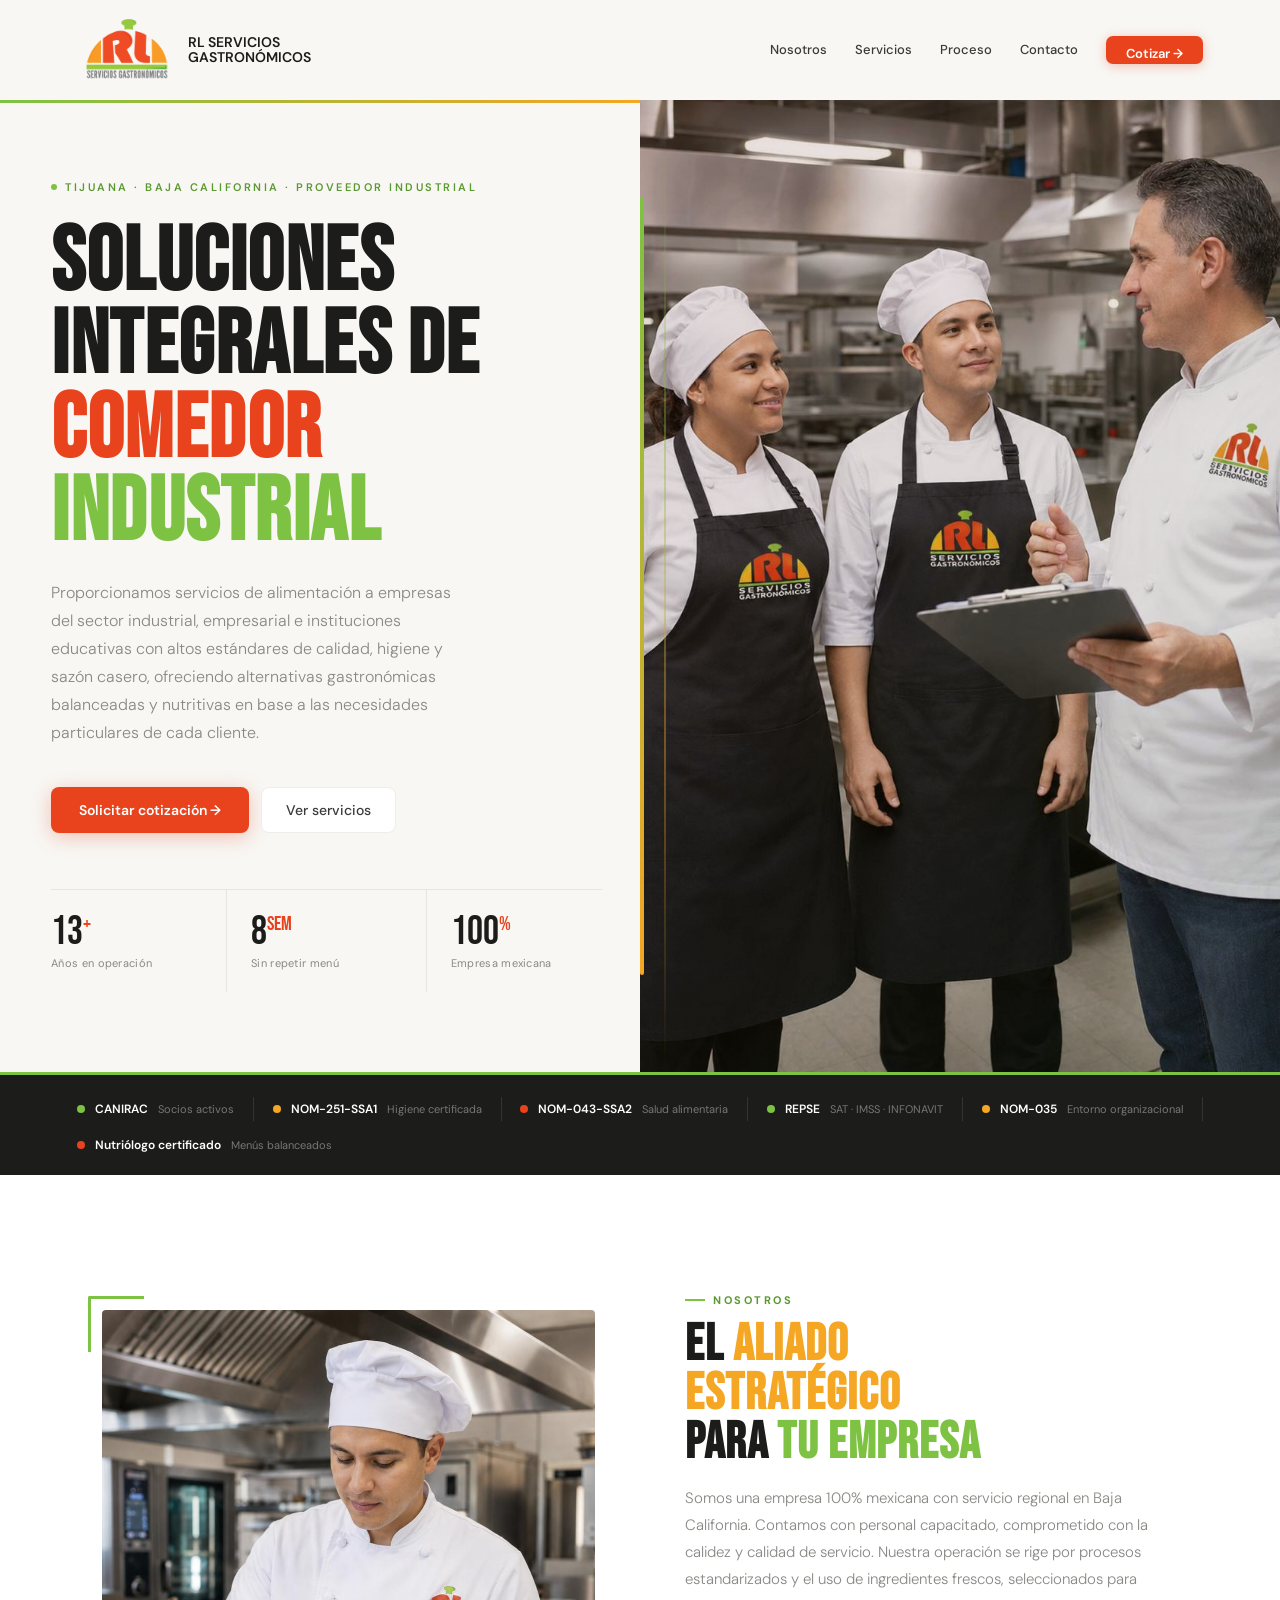
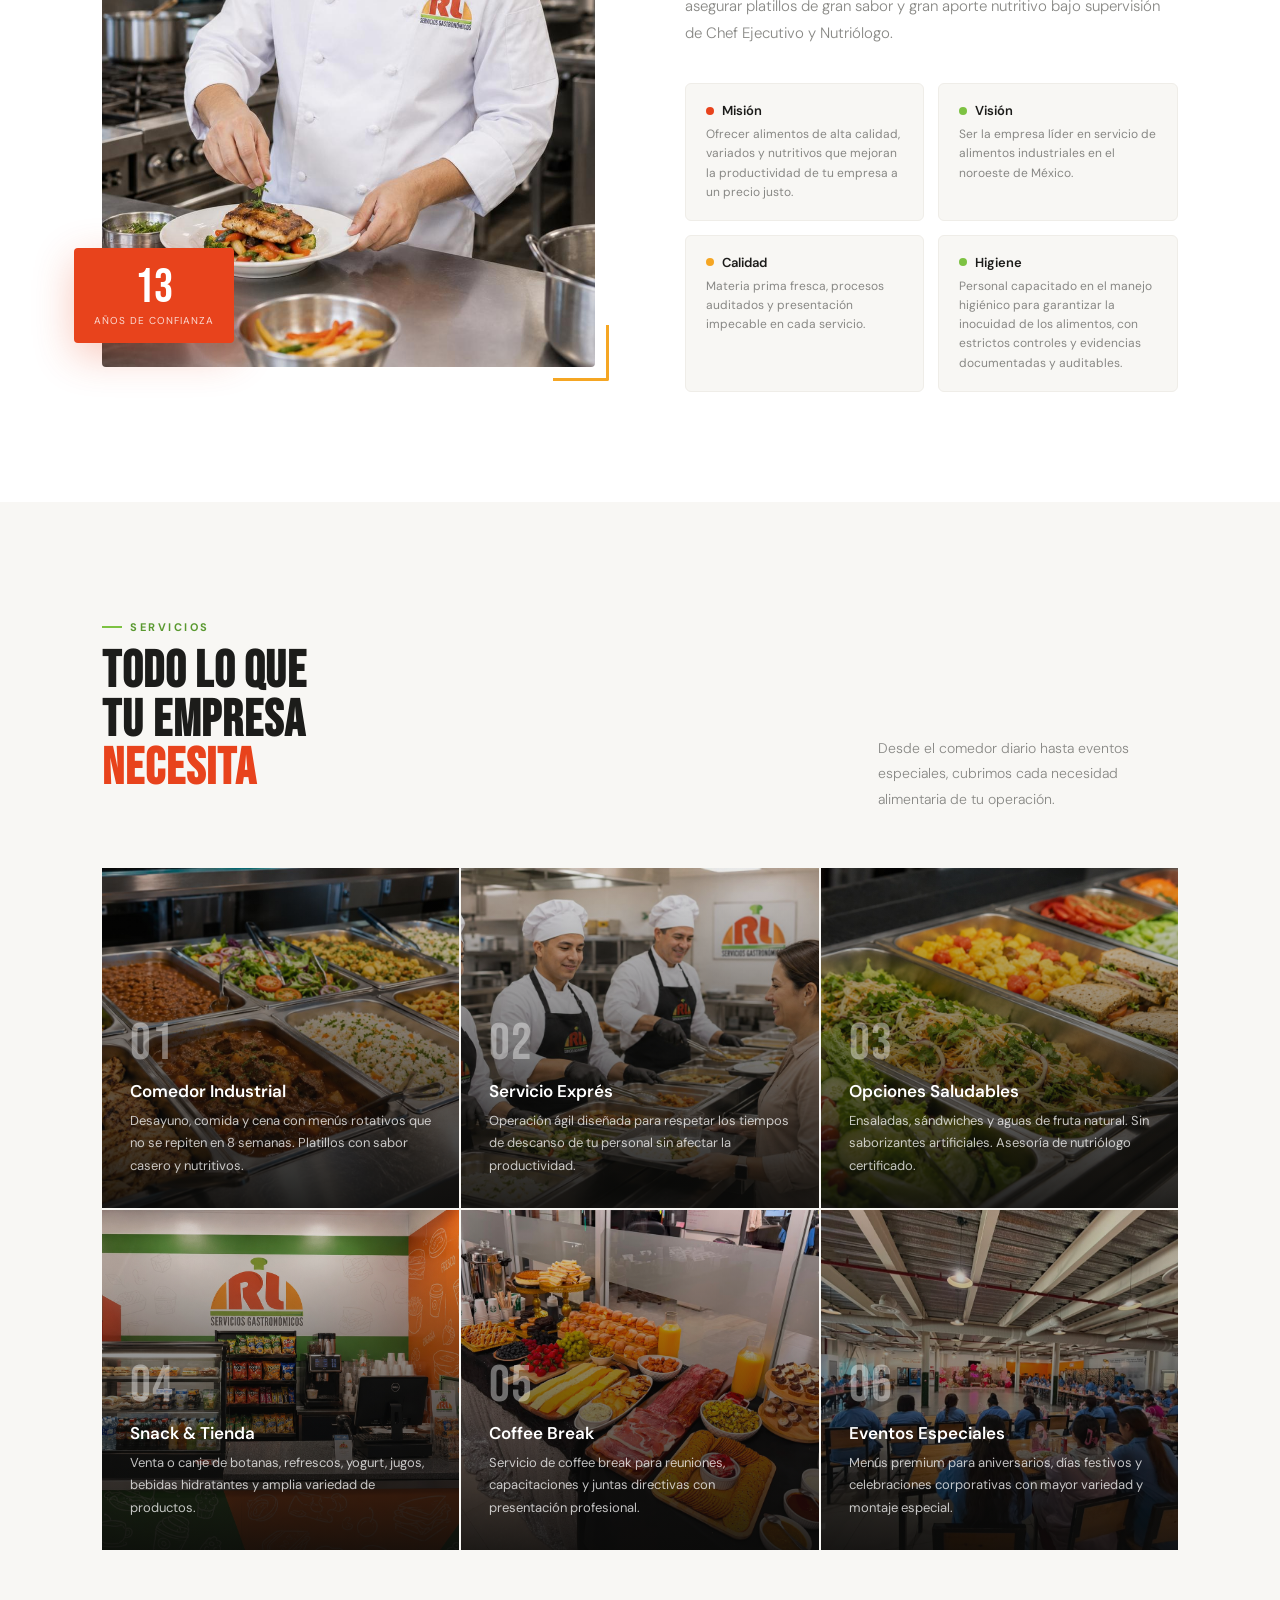
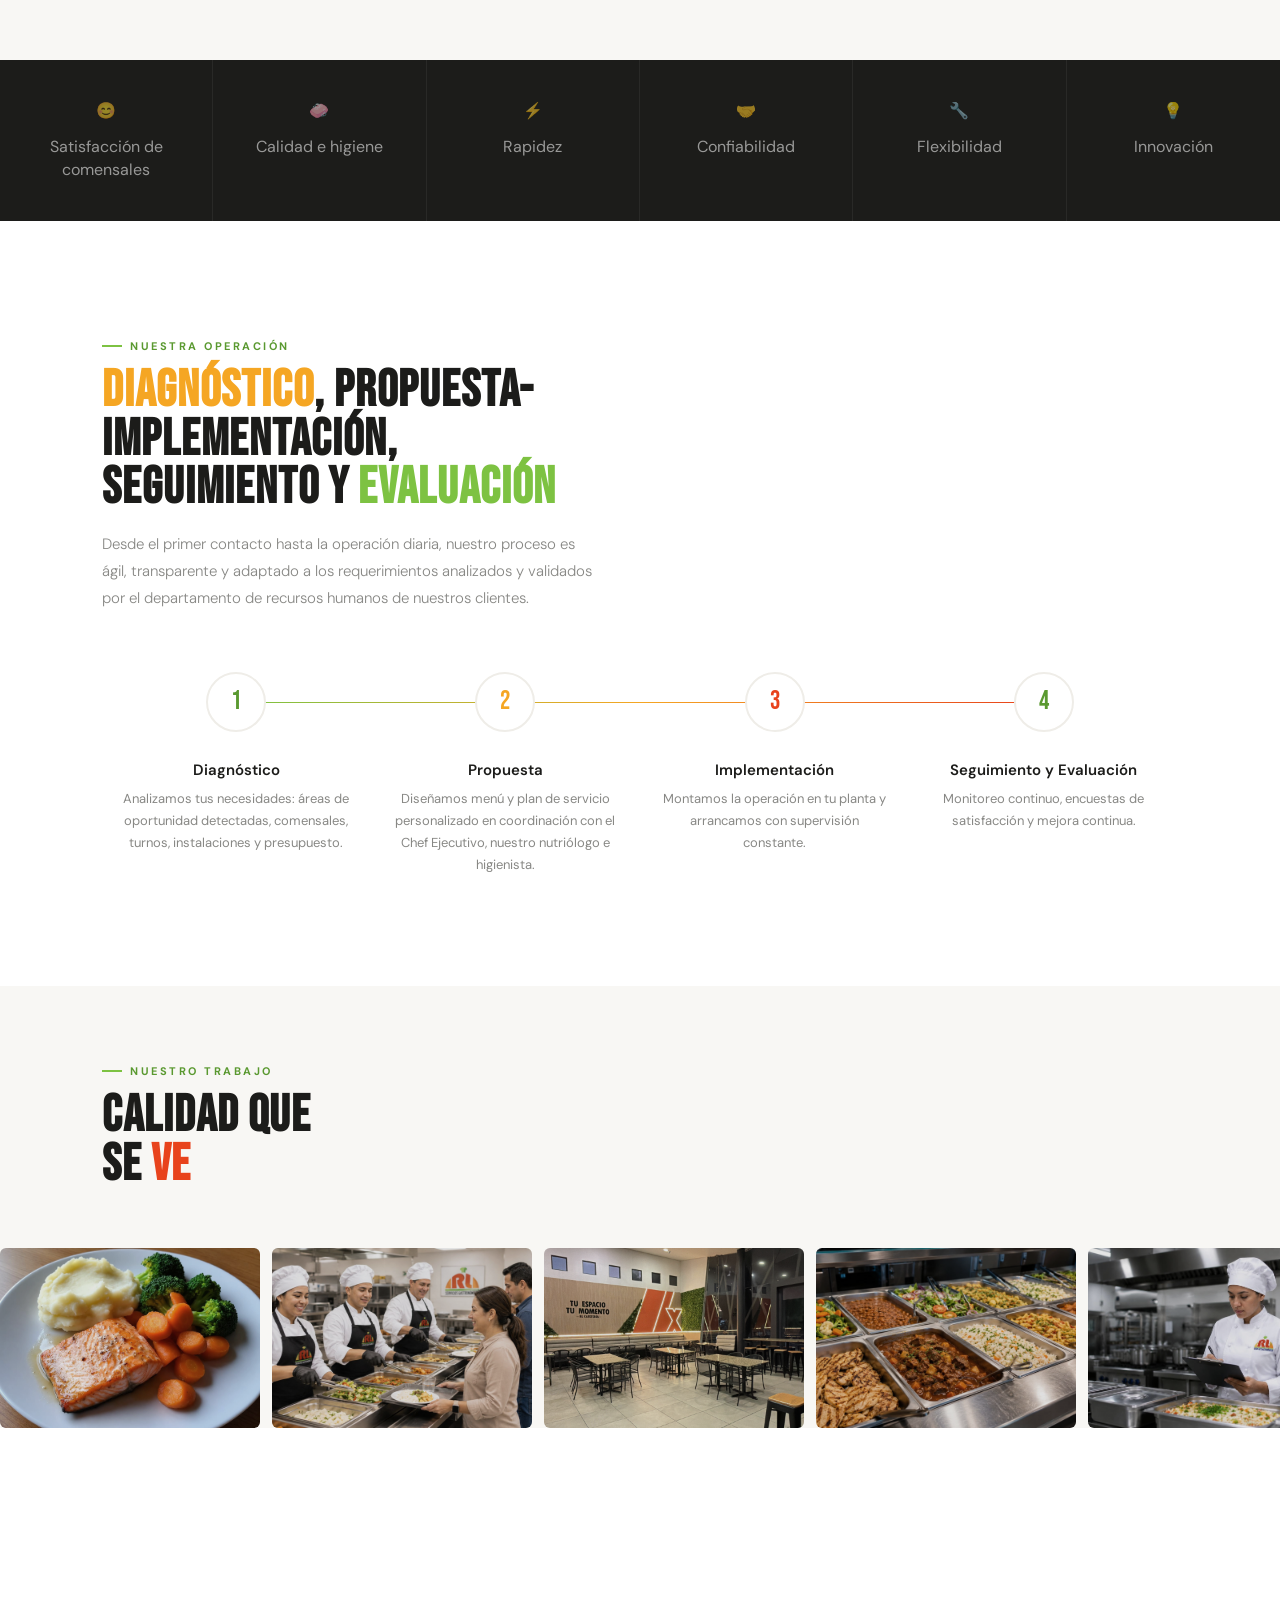
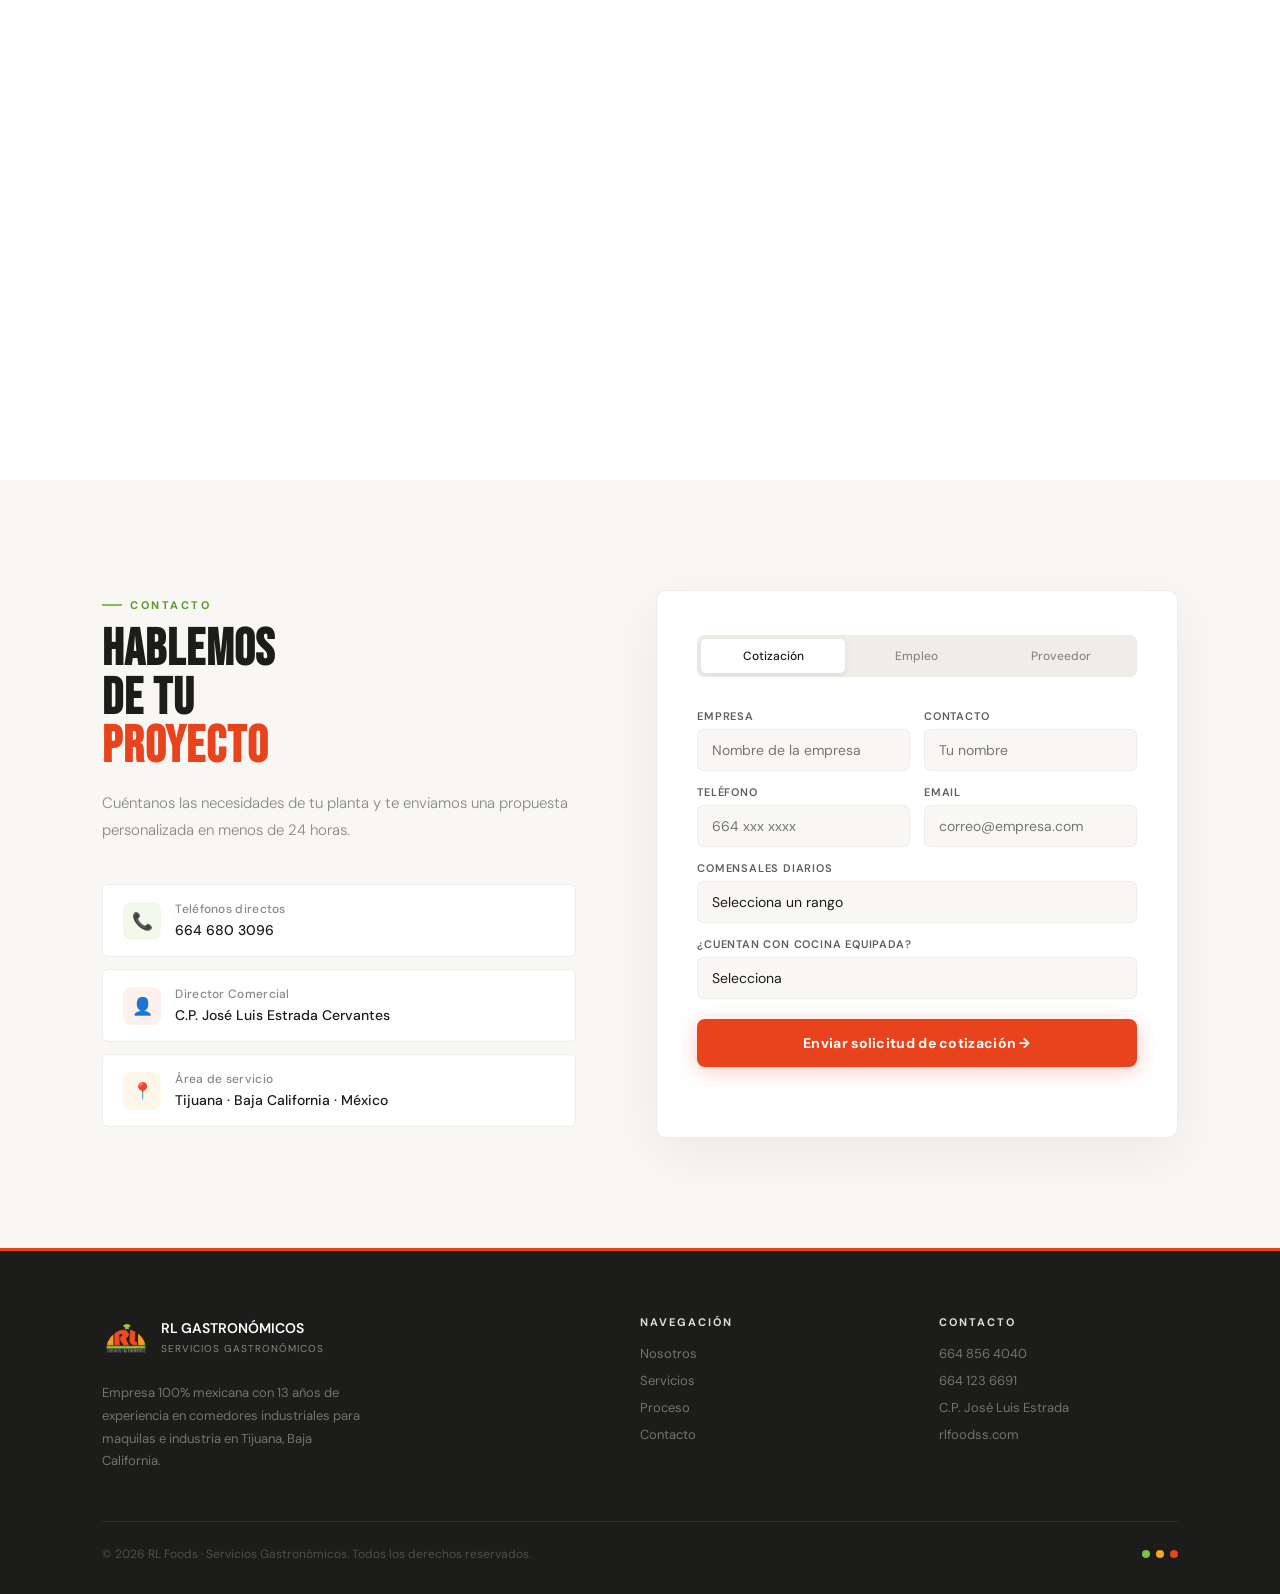
<file: index.html>
<!DOCTYPE html>
<html lang="es">
<head>
<meta charset="UTF-8">
<meta name="viewport" content="width=device-width, initial-scale=1.0">
<title>RL Gastronómicos — Comedores Industriales · Tijuana</title>
<link rel="preconnect" href="https://fonts.googleapis.com">
<link href="https://fonts.googleapis.com/css2?family=Bebas+Neue&family=DM+Sans:ital,wght@0,300;0,400;0,500;0,600;1,300&display=swap" rel="stylesheet">
<style>
/* ─── BRAND PALETTE ─── */
:root {
  --red:      #E8431C;   /* RL letters */
  --orange:   #F5A623;   /* dome / bandeja */
  --green:    #7DC242;   /* chef hat + bar */
  --green-dk: #5A9930;   /* darker green for text */
  --gray:     #5E5E5E;   /* text logo */
 
  --ink:      #1C1C1A;   /* near-black for body */
  --ink2:     #3A3A38;
  --muted:    #888885;
  --surface:  #F8F7F4;   /* warm off-white */
  --surface2: #EFEDE8;
  --white:    #FFFFFF;
  --border:   rgba(0,0,0,0.07);
 
  --font-display: 'Bebas Neue', sans-serif;
  --font-body:    'DM Sans', sans-serif;
 
  --ease: cubic-bezier(0.22, 1, 0.36, 1);
}
 
*, *::before, *::after { box-sizing: border-box; margin: 0; padding: 0; }
html { scroll-behavior: smooth; }
body {
  font-family: var(--font-body);
  background: var(--white);
  color: var(--ink);
  overflow-x: hidden;
  -webkit-font-smoothing: antialiased;
}
 
/* ─── SCROLLBAR ─── */
::-webkit-scrollbar { width: 3px; }
::-webkit-scrollbar-thumb { background: var(--green); }
 
/* ═══════════════════════════════════════
   NAV
═══════════════════════════════════════ */
nav {
  position: fixed; top: 0; left: 0; right: 0; z-index: 100;
  height: 100px;
  display: flex; align-items: center; justify-content: space-between;
  padding: 0 6%;
  transition: background 0.35s var(--ease), box-shadow 0.35s;
}
nav.solid {
  background: rgba(255,255,255,0.97);
  backdrop-filter: blur(12px);
  box-shadow: 0 1px 0 var(--border);
}
.nav-logo { display: flex; align-items: center; gap: 11px; text-decoration: none; }
.nav-logomark {
  display: flex; align-items: center;
  flex-shrink: 0;
}
.nav-logomark img {
  height: 100px;
  width: auto;
  display: block;
}
.nav-wordmark strong {
  display: block; font-size: 14px; font-weight: 600;
  color: var(--ink); line-height: 1.1;
}
.nav-wordmark span {
  font-size: 10px; color: var(--muted);
  letter-spacing: 1px; text-transform: uppercase;
}
.nav-links { display: flex; align-items: center; gap: 28px; }
.nav-links a {
  text-decoration: none; font-size: 13px; font-weight: 500;
  color: var(--ink2);
  position: relative; padding-bottom: 2px;
  transition: color 0.2s;
}
.nav-links a::after {
  content: ''; position: absolute; bottom: 0; left: 0;
  width: 0; height: 1.5px; background: var(--green);
  transition: width 0.25s var(--ease);
}
.nav-links a:hover { color: var(--ink); }
.nav-links a:hover::after { width: 100%; }
.nav-btn {
  padding: 9px 20px; border-radius: 7px;
  background: var(--red); color: #fff !important;
  font-weight: 600 !important; font-size: 13px !important;
  transition: background 0.2s, transform 0.15s !important;
  box-shadow: 0 2px 12px rgba(232,67,28,0.3);
}
.nav-btn::after { display: none !important; }
.nav-btn:hover { background: #cc3b18 !important; transform: translateY(-1px); }
 
/* ═══════════════════════════════════════
   HERO
═══════════════════════════════════════ */
.hero {
  min-height: 100vh;
  display: grid; grid-template-columns: 1fr 1fr;
  padding-top: 100px;      /* ← lo regresamos, esto es necesario para el nav fijo */
  background: var(--surface);
  position: relative; overflow: hidden;
}
/* decorative angled split */
.hero::after {
  content: '';
  position: absolute; right: 48%; top: 0; bottom: 0; width: 2px;
  background: linear-gradient(to bottom, transparent 10%, var(--green) 40%, var(--orange) 70%, transparent);
  opacity: 0.4;
}
/* top accent line */
.hero::before {
  content: '';
  position: absolute; top: 100px; left: 0; right: 0; height: 3px;
  background: linear-gradient(to right, var(--green), var(--orange), var(--red));
}
 
.hero-left {
  display: flex; flex-direction: column;
  justify-content: flex-start;   /* antes: center */
  padding: 80px 6% 80px 8%;      /* se queda igual */
  position: relative; z-index: 1;
}
 
.hero-eyebrow {
  display: inline-flex; align-items: center; gap: 8px;
  margin-bottom: 28px;
  font-size: 11px; font-weight: 600; letter-spacing: 2.5px;
  text-transform: uppercase; color: var(--green-dk);
  animation: fadeUp 0.7s 0.1s both;
}
.hero-eyebrow-dot {
  width: 6px; height: 6px; border-radius: 50%;
  background: var(--green); animation: blink 2.4s infinite;
}
.hero-h1 {
  font-family: var(--font-display);
  font-size: clamp(58px, 7vw, 96px);
  line-height: 0.93; letter-spacing: 1.5px;
  color: var(--ink); margin-bottom: 24px;
  animation: fadeUp 0.7s 0.2s both;
}
.hero-h1 .accent-red  { color: var(--red); }
.hero-h1 .accent-grn  { color: var(--green); }
 
.hero-desc {
  font-size: 16px; line-height: 1.75; color: var(--muted);
  max-width: 420px; margin-bottom: 40px; font-weight: 300;
  animation: fadeUp 0.7s 0.3s both;
}
 
.hero-actions {
  display: flex; gap: 12px; flex-wrap: wrap;
  animation: fadeUp 0.7s 0.4s both;
}
.btn-primary {
  display: inline-flex; align-items: center; gap: 8px;
  padding: 14px 28px; border-radius: 8px;
  background: var(--red); color: #fff;
  font-weight: 600; font-size: 14px; text-decoration: none;
  box-shadow: 0 4px 20px rgba(232,67,28,0.3);
  transition: background 0.2s, transform 0.15s, box-shadow 0.2s;
}
.btn-primary:hover { background: #cc3b18; transform: translateY(-2px); box-shadow: 0 8px 28px rgba(232,67,28,0.38); }
.btn-outline {
  display: inline-flex; align-items: center; gap: 8px;
  padding: 13px 24px; border-radius: 8px;
  border: 1.5px solid var(--border); color: var(--ink2);
  font-weight: 500; font-size: 14px; text-decoration: none;
  background: var(--white);
  transition: border-color 0.2s, background 0.2s;
}
.btn-outline:hover { border-color: var(--green); background: #f0f7ea; }
 
.hero-stats {
  display: flex; gap: 0; margin-top: 56px;
  border-top: 1px solid var(--border);
  animation: fadeUp 0.7s 0.5s both;
}
.hero-stat {
  flex: 1; padding: 22px 0; padding-right: 24px;
  border-right: 1px solid var(--border);
}
.hero-stat:last-child { border-right: none; padding-right: 0; padding-left: 24px; padding-right: 0; }
.hero-stat:not(:first-child) { padding-left: 24px; }
.hero-stat-num {
  font-family: var(--font-display);
  font-size: 40px; line-height: 1; color: var(--ink);
}
.hero-stat-num sup { font-size: 20px; color: var(--red); }
.hero-stat-lbl { font-size: 11px; color: var(--muted); margin-top: 4px; letter-spacing: 0.3px; }
 
.hero-right {
  position: relative; overflow: hidden;
  display: flex; align-items: stretch;
}
.hero-img {
  width: 100%; height: 100%; object-fit: cover;
  filter: brightness(0.92) saturate(1.05);
  animation: zoomIn 1.4s 0s both;
}
/* color overlay tint matching brand */
.hero-right::before {
  content: ''; position: absolute; inset: 0; z-index: 1;
  background: linear-gradient(135deg,
    rgba(232,67,28,0.06) 0%,
    rgba(125,194,66,0.05) 100%);
}
/* vertical green bar left edge */
.hero-right::after {
  content: ''; position: absolute; left: 0; top: 10%; bottom: 10%;
  width: 4px; z-index: 2;
  background: linear-gradient(to bottom, var(--green), var(--orange));
  border-radius: 2px;
}
 
/* ═══════════════════════════════════════
   TRUST STRIP
═══════════════════════════════════════ */
.trust {
  background: var(--ink);
  padding: 22px 6%;
  display: flex; align-items: center; justify-content: space-between;
  flex-wrap: wrap; gap: 16px;
  border-top: 3px solid var(--green);
}
.trust-item { display: flex; align-items: center; gap: 10px; }
.trust-dot {
  width: 8px; height: 8px; border-radius: 50%; flex-shrink: 0;
}
.trust-dot.red    { background: var(--red); }
.trust-dot.green  { background: var(--green); }
.trust-dot.orange { background: var(--orange); }
.trust-item strong { font-size: 12px; color: #fff; font-weight: 600; }
.trust-item span { font-size: 11px; color: rgba(255,255,255,0.4); }
.trust-sep { width: 1px; height: 24px; background: rgba(255,255,255,0.1); }
 
/* ═══════════════════════════════════════
   SECTION UTILITIES
═══════════════════════════════════════ */
.section-tag {
  display: inline-flex; align-items: center; gap: 8px;
  font-size: 11px; font-weight: 700; letter-spacing: 2.5px;
  text-transform: uppercase; color: var(--green-dk);
  margin-bottom: 14px;
}
.section-tag::before { content: ''; width: 20px; height: 2px; background: var(--green); }
.section-title {
  font-family: var(--font-display);
  font-size: clamp(36px, 4vw, 58px);
  line-height: 0.95; letter-spacing: 1px;
  color: var(--ink); margin-bottom: 18px;
}
.section-title .r { color: var(--red); }
.section-title .g { color: var(--green); }
.section-title .o { color: var(--orange); }
.section-body {
  font-size: 15px; line-height: 1.8; color: var(--muted);
  font-weight: 300; max-width: 500px;
}
 
.reveal {
  opacity: 0; transform: translateY(28px);
  transition: opacity 0.65s var(--ease), transform 0.65s var(--ease);
}
.reveal.in { opacity: 1; transform: none; }
 
/* ═══════════════════════════════════════
   ABOUT
═══════════════════════════════════════ */
.about {
  padding: 110px 8%;
  display: grid; grid-template-columns: 1fr 1fr; gap: 90px;
  align-items: center; background: var(--white);
}
.about-img-wrap { position: relative; }
.about-img {
  width: 100%; aspect-ratio: 3/4; object-fit: cover;
  border-radius: 4px;
  display: block;
}
/* green accent top-left */
.about-img-wrap::before {
  content: ''; position: absolute; top: -14px; left: -14px;
  width: 56px; height: 56px;
  border-top: 3px solid var(--green); border-left: 3px solid var(--green);
  border-radius: 2px 0 0 0;
}
/* orange accent bottom-right */
.about-img-wrap::after {
  content: ''; position: absolute; bottom: -14px; right: -14px;
  width: 56px; height: 56px;
  border-bottom: 3px solid var(--orange); border-right: 3px solid var(--orange);
  border-radius: 0 0 2px 0;
}
.about-badge {
  position: absolute; bottom: 24px; left: -28px;
  background: var(--red); color: #fff;
  padding: 16px 20px; border-radius: 4px;
  box-shadow: 0 12px 40px rgba(232,67,28,0.3);
  text-align: center;
}
.about-badge-num {
  font-family: var(--font-display); font-size: 48px; line-height: 1; color: #fff;
}
.about-badge-lbl { font-size: 10px; opacity: 0.8; letter-spacing: 1px; text-transform: uppercase; margin-top: 2px; }
 
.about-values {
  display: grid; grid-template-columns: 1fr 1fr; gap: 14px; margin-top: 36px;
}
.about-val {
  padding: 18px 20px; border-radius: 6px;
  background: var(--surface); border: 1px solid var(--surface2);
  transition: border-color 0.2s, transform 0.2s;
}
.about-val:hover { border-color: var(--green); transform: translateY(-2px); }
.about-val-top { display: flex; align-items: center; gap: 8px; margin-bottom: 6px; }
.about-val-dot { width: 8px; height: 8px; border-radius: 50%; flex-shrink: 0; }
.about-val h4 { font-size: 13px; font-weight: 600; color: var(--ink); }
.about-val p { font-size: 12px; color: var(--muted); line-height: 1.6; }
 
/* ═══════════════════════════════════════
   SERVICES
═══════════════════════════════════════ */
.services { padding: 110px 8%; background: var(--surface); }
.services-header {
  display: flex; align-items: flex-end; justify-content: space-between;
  margin-bottom: 56px; flex-wrap: wrap; gap: 20px;
}
.services-grid {
  display: grid; grid-template-columns: repeat(3, 1fr); gap: 2px;
}
.svc {
  background: var(--ink);
  min-height: 340px;
  padding: 28px 28px 30px;
  display: flex; flex-direction: column; justify-content: flex-end;
  position: relative; overflow: hidden;
  cursor: default;
}
/* foto de fondo — mismo tamaño/recorte en las 6 tarjetas */
.svc-img {
  position: absolute; inset: 0; width: 100%; height: 100%;
  object-fit: cover; object-position: center; z-index: 0;
  transition: transform 0.5s var(--ease);
}
.svc:hover .svc-img { transform: scale(1.07); }
/* velo oscuro para que el texto sea legible sobre cualquier foto */
.svc::before {
  content: ''; position: absolute; inset: 0; z-index: 1;
  background: linear-gradient(to top, rgba(10,10,9,0.9) 0%, rgba(10,10,9,0.45) 55%, rgba(10,10,9,0.08) 100%);
  transition: background 0.25s;
}
.svc:hover::before { background: linear-gradient(to top, rgba(10,10,9,0.94) 0%, rgba(10,10,9,0.55) 55%, rgba(10,10,9,0.12) 100%); }
.svc::after {
  content: ''; position: absolute; bottom: 0; left: 0; right: 0; height: 3px; z-index: 3;
  transform: scaleX(0); transform-origin: left;
  transition: transform 0.35s var(--ease);
}
.svc:nth-child(1)::after, .svc:nth-child(4)::after { background: var(--red); }
.svc:nth-child(2)::after, .svc:nth-child(5)::after { background: var(--green); }
.svc:nth-child(3)::after, .svc:nth-child(6)::after { background: var(--orange); }
.svc:hover::after { transform: scaleX(1); }
.svc-n {
  font-family: var(--font-display); font-size: 52px; letter-spacing: 1px;
  line-height: 1; color: rgba(255,255,255,0.4); margin-bottom: 10px;
  position: relative; z-index: 2;
  transition: color 0.25s;
}
.svc:hover .svc-n { color: rgba(255,255,255,0.65); }
.svc h3 { font-size: 17px; font-weight: 600; color: #fff; margin-bottom: 8px; position: relative; z-index: 2; }
.svc p { font-size: 13px; color: rgba(255,255,255,0.75); line-height: 1.75; position: relative; z-index: 2; }
 
/* ═══════════════════════════════════════
   PILLARS STRIP
═══════════════════════════════════════ */
.pillars {
  display: grid; grid-template-columns: repeat(6, 1fr);
  background: var(--ink);
}
.pillar {
  padding: 40px 24px;
  text-align: center;
  border-right: 1px solid rgba(255,255,255,0.06);
  transition: background 0.2s;
  position: relative;
}
.pillar::after {
  content: ''; position: absolute; top: 0; left: 0; right: 0; height: 3px;
  opacity: 0; transition: opacity 0.25s;
}
.pillar:nth-child(1)::after, .pillar:nth-child(4)::after { background: var(--red); }
.pillar:nth-child(2)::after, .pillar:nth-child(5)::after { background: var(--green); }
.pillar:nth-child(3)::after, .pillar:nth-child(6)::after { background: var(--orange); }
.pillar:hover { background: rgba(255,255,255,0.03); }
.pillar:hover::after { opacity: 1; }
.pillar:last-child { border-right: none; }
.pillar-icon { font-size: 48px; margin-bottom: 14px; display: block; }
.pillar span { font-size: 16px; color: rgba(255,255,255,0.55); font-weight: 400; line-height: 1.4; display: block; }
 
/* ═══════════════════════════════════════
   PROCESS
═══════════════════════════════════════ */
.process { padding: 110px 8%; background: var(--white); }
.process-steps {
  display: grid; grid-template-columns: repeat(4, 1fr); gap: 2px;
  margin-top: 60px; position: relative;
}
/* connecting line */
.process-steps::before {
  content: ''; position: absolute;
  top: 30px; left: calc(12.5% + 8px); right: calc(12.5% + 8px);
  height: 1px;
  background: linear-gradient(to right, var(--green), var(--orange), var(--red));
  z-index: 0;
}
.step { padding: 0 20px; text-align: center; }
.step-num {
  width: 60px; height: 60px; border-radius: 50%;
  border: 2px solid var(--surface2);
  background: var(--white);
  display: flex; align-items: center; justify-content: center;
  font-family: var(--font-display); font-size: 26px;
  margin: 0 auto 28px; position: relative; z-index: 1;
  transition: border-color 0.25s, background 0.25s, color 0.25s;
}
.step:nth-child(1) .step-num:hover, .step:nth-child(1):hover .step-num { border-color: var(--green); background: var(--green); color: #fff; }
.step:nth-child(2) .step-num:hover, .step:nth-child(2):hover .step-num { border-color: var(--orange); background: var(--orange); color: #fff; }
.step:nth-child(3) .step-num:hover, .step:nth-child(3):hover .step-num { border-color: var(--red); background: var(--red); color: #fff; }
.step:nth-child(4) .step-num:hover, .step:nth-child(4):hover .step-num { border-color: var(--green); background: var(--green); color: #fff; }
.step:nth-child(1) .step-num { color: var(--green-dk); }
.step:nth-child(2) .step-num { color: var(--orange); }
.step:nth-child(3) .step-num { color: var(--red); }
.step:nth-child(4) .step-num { color: var(--green-dk); }
.step h4 { font-size: 15px; font-weight: 600; color: var(--ink); margin-bottom: 8px; }
.step p { font-size: 13px; color: var(--muted); line-height: 1.7; }
 
/* ═══════════════════════════════════════
   GALLERY MARQUEE
═══════════════════════════════════════ */
.gallery { padding: 0; overflow: hidden; background: var(--surface); }
.gallery-header { padding: 70px 8% 40px; }
.marquee-wrap { overflow: hidden; }
.marquee-track {
  display: flex; gap: 12px;
  animation: slide 28s linear infinite;
  width: max-content;
}
.marquee-track:hover { animation-play-state: paused; }
.gallery-card {
  width: 260px; height: 180px; flex-shrink: 0;
  border-radius: 6px; overflow: hidden; position: relative;
}
.gallery-card img {
  width: 100%; height: 100%; object-fit: cover;
  transition: transform 0.5s var(--ease), filter 0.5s;
  filter: saturate(0.85) brightness(0.9);
}
.gallery-card:hover img { transform: scale(1.06); filter: saturate(1.1) brightness(1); }
.gallery-card-label {
  position: absolute; bottom: 0; left: 0; right: 0;
  padding: 10px 14px;
  background: linear-gradient(to top, rgba(0,0,0,0.6), transparent);
  color: #fff; font-size: 11px; font-weight: 500;
  opacity: 0; transition: opacity 0.3s;
}
.gallery-card:hover .gallery-card-label { opacity: 1; }
 
/* ═══════════════════════════════════════
   CERTIFICATIONS
═══════════════════════════════════════ */
.certs { padding: 80px 8%; background: var(--white); }
.certs-grid {
  display: grid; grid-template-columns: repeat(3, 1fr);
  gap: 2px; margin-top: 50px;
}
.cert {
  padding: 36px 28px;
  background: var(--surface); border-radius: 4px;
  border: 1px solid var(--surface2);
  transition: border-color 0.25s, transform 0.25s;
}
.cert:nth-child(1):hover { border-color: var(--green); }
.cert:nth-child(2):hover { border-color: var(--orange); }
.cert:nth-child(3):hover { border-color: var(--red); }
.cert:hover { transform: translateY(-3px); }
/* caja neutral para logos oficiales — funciona igual con .png, .jpg o .svg */
.cert-logo {
  width: 100px; height: 100px; border-radius: 12px;
  display: flex; align-items: center; justify-content: center;
  background: var(--white); border: 1px solid var(--surface2);
  padding: 14px; margin-bottom: 18px;
  overflow: hidden;
}
.cert-logo img {
  max-width: 100%; max-height: 100%; width: auto; height: auto;
  object-fit: contain; display: block;
}
/* usar cuando el archivo del logo trae mucho margen en blanco alrededor
   (ej. CANIRAC): amplía la imagen dentro de la caja para recortar ese
   espacio vacío. Ajustá el scale() si hace falta más o menos zoom. */
.cert-logo--zoom img { transform: scale(1.7); }
/* usar cuando el archivo no es un logo con fondo transparente sino una
   placa/imagen ya con su propio fondo (ej. post de redes): llena la caja
   entera en vez de "flotar" sobre blanco con margen. */
.cert-logo--photo { padding: 0; }
.cert-logo--photo img {
  width: 100%; height: 100%; max-width: none; max-height: none;
  object-fit: cover;
}
.cert h3 { font-size: 16px; font-weight: 600; color: var(--ink); margin-bottom: 8px; }
.cert p { font-size: 13px; color: var(--muted); line-height: 1.7; }
 
/* ═══════════════════════════════════════
   CONTACT
═══════════════════════════════════════ */
.contact {
  padding: 110px 8%;
  background: var(--surface);
  display: grid; grid-template-columns: 1fr 1.1fr; gap: 80px; align-items: start;
}
.contact-left .section-body { margin-bottom: 40px; }
.contact-cards { display: flex; flex-direction: column; gap: 12px; }
.contact-card {
  display: flex; align-items: center; gap: 14px;
  padding: 16px 20px; border-radius: 6px;
  background: var(--white); border: 1px solid var(--border);
  transition: border-color 0.2s;
}
.contact-card:hover { border-color: var(--green); }
.contact-card-icon {
  width: 38px; height: 38px; border-radius: 8px;
  display: flex; align-items: center; justify-content: center; font-size: 17px;
  flex-shrink: 0;
}
.contact-card:nth-child(1) .contact-card-icon { background: rgba(125,194,66,0.1); }
.contact-card:nth-child(2) .contact-card-icon { background: rgba(232,67,28,0.08); }
.contact-card:nth-child(3) .contact-card-icon { background: rgba(245,166,35,0.1); }
.contact-card strong { font-size: 12px; color: var(--muted); display: block; margin-bottom: 2px; font-weight: 500; letter-spacing: 0.3px; }
.contact-card span { font-size: 14px; font-weight: 500; color: var(--ink); }
 
/* FORM */
.form-box {
  background: var(--white); border-radius: 10px; padding: 44px 40px;
  border: 1px solid var(--border);
  box-shadow: 0 16px 56px rgba(0,0,0,0.06);
}
.form-tabs { display: flex; gap: 0; background: var(--surface2); border-radius: 7px; padding: 4px; margin-bottom: 32px; }
.ftab {
  flex: 1; text-align: center; padding: 9px 8px;
  border-radius: 5px; font-size: 12px; font-weight: 500;
  color: var(--muted); cursor: pointer;
  transition: background 0.2s, color 0.2s, box-shadow 0.2s;
}
.ftab.on { background: var(--white); color: var(--ink); box-shadow: 0 2px 8px rgba(0,0,0,0.07); }
.fbody { display: none; }
.fbody.on { display: block; }
.frow { display: grid; grid-template-columns: 1fr 1fr; gap: 14px; }
.fg { margin-bottom: 14px; }
.fg label {
  display: block; font-size: 11px; font-weight: 600;
  color: var(--gray); letter-spacing: 0.8px; text-transform: uppercase;
  margin-bottom: 6px;
}
.fg input, .fg select, .fg textarea {
  width: 100%; padding: 11px 14px;
  border: 1.5px solid var(--surface2); border-radius: 6px;
  font-family: var(--font-body); font-size: 14px; color: var(--ink);
  background: var(--surface); outline: none;
  transition: border-color 0.2s, background 0.2s;
  -webkit-appearance: none;
}
.fg input:focus, .fg select:focus, .fg textarea:focus {
  border-color: var(--green); background: var(--white);
}
.fg textarea { min-height: 90px; resize: vertical; }
.fsubmit {
  width: 100%; padding: 15px; margin-top: 6px;
  border: none; border-radius: 8px; cursor: pointer;
  font-family: var(--font-body); font-size: 14px; font-weight: 700;
  color: #fff; letter-spacing: 0.3px;
  background: var(--red);
  box-shadow: 0 4px 20px rgba(232,67,28,0.28);
  transition: background 0.2s, transform 0.15s;
}
.fsubmit:hover { background: #cc3b18; transform: translateY(-1px); }
.fsubmit.sent { background: var(--green); box-shadow: none; }
.fsubmit:disabled { opacity: 0.65; cursor: not-allowed; transform: none; }
/* honeypot anti-spam: oculto para personas, visible para bots */
.hp-field { position: absolute; left: -9999px; width: 1px; height: 1px; overflow: hidden; }
.fmsg { margin-top: 10px; font-size: 12px; text-align: center; min-height: 16px; }
.fmsg.err { color: #c0392b; }
.fmsg.ok { color: var(--green-dk); }
 
/* ═══════════════════════════════════════
   FOOTER
═══════════════════════════════════════ */
footer {
  background: var(--ink);
  padding: 64px 8% 32px;
  border-top: 3px solid var(--red);
}
.footer-top {
  display: grid; grid-template-columns: 2fr 1fr 1fr; gap: 60px;
  margin-bottom: 48px;
}
.footer-brand p { font-size: 13px; color: rgba(255,255,255,0.38); line-height: 1.75; margin-top: 14px; max-width: 270px; }
.footer-col h5 { font-size: 11px; font-weight: 700; color: rgba(255,255,255,0.85); letter-spacing: 2px; text-transform: uppercase; margin-bottom: 16px; }
.footer-col a { display: block; font-size: 13px; color: rgba(255,255,255,0.38); text-decoration: none; margin-bottom: 10px; transition: color 0.2s; }
.footer-col a:hover { color: rgba(255,255,255,0.8); }
.footer-bottom {
  padding-top: 24px; border-top: 1px solid rgba(255,255,255,0.07);
  display: flex; align-items: center; justify-content: space-between; flex-wrap: wrap; gap: 10px;
}
.footer-bottom p { font-size: 12px; color: rgba(255,255,255,0.22); }
.footer-accent { display: flex; gap: 6px; align-items: center; }
.footer-accent-dot { width: 8px; height: 8px; border-radius: 50%; }
 
/* ═══════════════════════════════════════
   ANIMATIONS
═══════════════════════════════════════ */
@keyframes fadeUp {
  from { opacity: 0; transform: translateY(22px); }
  to   { opacity: 1; transform: translateY(0); }
}
@keyframes zoomIn {
  from { opacity: 0; transform: scale(1.06); }
  to   { opacity: 1; transform: scale(1); }
}
@keyframes blink {
  0%, 100% { opacity: 1; }
  50%       { opacity: 0.3; }
}
@keyframes slide {
  from { transform: translateX(0); }
  to   { transform: translateX(-50%); }
}
 
/* ═══════════════════════════════════════
   RESPONSIVE
═══════════════════════════════════════ */
@media (max-width: 960px) {
  .hero { grid-template-columns: 1fr; min-height: auto; }
  .hero::after { display: none; }
  .hero-left { padding: 60px 6%; }
  .hero-right { height: 320px; }
  .about { grid-template-columns: 1fr; gap: 48px; }
  .about-badge { left: 0; }
  .services-grid { grid-template-columns: 1fr 1fr; }
  .pillars { grid-template-columns: repeat(3,1fr); }
  .process-steps { grid-template-columns: 1fr 1fr; gap: 40px; }
  .process-steps::before { display: none; }
  .certs-grid { grid-template-columns: 1fr; gap: 12px; }
  .contact { grid-template-columns: 1fr; gap: 48px; }
  .footer-top { grid-template-columns: 1fr 1fr; }
  .nav-links { display: none; }
  nav { height: 80px; }
  .nav-logomark img { height: 64px; }
  .hero::before { top: 80px; }
  .hero { padding-top: 80px; }
}
@media (max-width: 600px) {
  .services-grid { grid-template-columns: 1fr; }
  .svc { min-height: 260px; }
  .pillars { grid-template-columns: repeat(2,1fr); }
  .process-steps { grid-template-columns: 1fr; }
  .frow { grid-template-columns: 1fr; }
  .hero-stats { flex-direction: column; gap: 0; }
  .hero-stat { border-right: none; border-bottom: 1px solid var(--border); padding: 16px 0; }
  .trust { flex-direction: column; align-items: flex-start; }
  .trust-sep { display: none; }
  .footer-top { grid-template-columns: 1fr; }
  .form-box { padding: 28px 20px; }
  .about-values { grid-template-columns: 1fr; }
  nav { height: 68px; padding: 0 4%; }
  .nav-logomark img { height: 52px; }
  .nav-wordmark strong { font-size: 13px; }
  .nav-wordmark span { display: none; }
  .hero::before { top: 68px; }
  .hero { padding-top: 68px; }
}
</style>
</head>
<body>
 
<!-- NAV -->
<nav id="nav">
  <a href="#inicio" class="nav-logo">
    <div class="nav-logomark"><img src="img/RLlogo.png" alt=""></div>
    <div class="nav-wordmark">
      <strong>RL SERVICIOS</strong>
      <strong>GASTRONÓMICOS</strong>
    </div>  
  </a>
  <div class="nav-links">
    <a href="#nosotros">Nosotros</a>
    <a href="#servicios">Servicios</a>
    <a href="#proceso">Proceso</a>
    <a href="#contacto">Contacto</a>
    <a href="#contacto" class="nav-btn">Cotizar →</a>
  </div>
</nav>
 
<!-- HERO -->
<section class="hero" id="inicio">
  <div class="hero-left">
    <div class="hero-eyebrow">
      <span class="hero-eyebrow-dot"></span>
      Tijuana · Baja California · Proveedor Industrial
    </div>
    <h1 class="hero-h1">
      SOLUCIONES<br>
      INTEGRALES DE<br>
      <span class="accent-red">COMEDOR</span><br>
      <span class="accent-grn">INDUSTRIAL</span>
    </h1>
    <p class="hero-desc">
      Proporcionamos servicios de alimentación a empresas del sector industrial, empresarial e instituciones educativas con altos estándares de calidad, higiene y sazón casero, ofreciendo alternativas gastronómicas balanceadas y nutritivas en base a las necesidades particulares de cada cliente.
    </p>
    <div class="hero-actions">
      <a href="#contacto" class="btn-primary">Solicitar cotización →</a>
      <a href="#servicios" class="btn-outline">Ver servicios</a>
    </div>
    <div class="hero-stats">
      <div class="hero-stat">
        <div class="hero-stat-num">13<sup>+</sup></div>
        <div class="hero-stat-lbl">Años en operación</div>
      </div>
      <div class="hero-stat">
        <div class="hero-stat-num">8<sup>sem</sup></div>
        <div class="hero-stat-lbl">Sin repetir menú</div>
      </div>
      <div class="hero-stat">
        <div class="hero-stat-num">100<sup>%</sup></div>
        <div class="hero-stat-lbl">Empresa mexicana</div>
      </div>
    </div>
  </div>
  <div class="hero-right">
    <img class="hero-img"
      src="./img/imagenprincipal.jpeg"
      alt="Cocina industrial profesional">
  </div>
</section>
 
<!-- TRUST STRIP -->
<div class="trust">
  <div class="trust-item">
    <span class="trust-dot green"></span>
    <strong>CANIRAC</strong>
    <span>Socios activos</span>
  </div>
  <div class="trust-sep"></div>
  <div class="trust-item">
    <span class="trust-dot orange"></span>
    <strong>NOM-251-SSA1</strong>
    <span>Higiene certificada</span>
  </div>
  <div class="trust-sep"></div>
  <div class="trust-item">
    <span class="trust-dot red"></span>
    <strong>NOM-043-SSA2</strong>
    <span>Salud alimentaria</span>
  </div>
  <div class="trust-sep"></div>
  <div class="trust-item">
    <span class="trust-dot green"></span>
    <strong>REPSE</strong>
    <span>SAT · IMSS · INFONAVIT</span>
  </div>
  <div class="trust-sep"></div>
  <div class="trust-item">
    <span class="trust-dot orange"></span>
    <strong>NOM-035</strong>
    <span>Entorno organizacional</span>
  </div>
  <div class="trust-sep"></div>
  <div class="trust-item">
    <span class="trust-dot red"></span>
    <strong>Nutriólogo certificado</strong>
    <span>Menús balanceados</span>
  </div>
</div>
 
<!-- ABOUT -->
<section class="about" id="nosotros">
  <div class="about-img-wrap reveal">
    <img class="about-img"
      src="./img/segunda.jpeg"
      alt="Chef profesional preparando alimentos">
    <div class="about-badge">
      <div class="about-badge-num">13</div>
      <div class="about-badge-lbl">Años de confianza</div>
    </div>
  </div>
  <div class="reveal">
    <div class="section-tag">Nosotros</div>
    <h2 class="section-title">EL <span class="o">ALIADO</span><br><span class="o">ESTRATÉGICO</span><br>PARA <span class="g">TU EMPRESA</span></h2>
    <p class="section-body">
      Somos una empresa 100% mexicana con servicio regional en Baja California. Contamos con personal capacitado, comprometido con la calidez y calidad de servicio. Nuestra operación se rige por procesos estandarizados y el uso de ingredientes frescos, seleccionados para asegurar platillos de gran sabor y gran aporte nutritivo bajo supervisión de Chef Ejecutivo y Nutriólogo.
    </p>
    <div class="about-values">
      <div class="about-val">
        <div class="about-val-top">
          <div class="about-val-dot" style="background:var(--red)"></div>
          <h4>Misión</h4>
        </div>
        <p>Ofrecer alimentos de alta calidad, variados y nutritivos que mejoran la productividad de tu empresa a un precio justo.</p>
      </div>
      <div class="about-val">
        <div class="about-val-top">
          <div class="about-val-dot" style="background:var(--green)"></div>
          <h4>Visión</h4>
        </div>
        <p>Ser la empresa líder en servicio de alimentos industriales en el noroeste de México.</p>
      </div>
      <div class="about-val">
        <div class="about-val-top">
          <div class="about-val-dot" style="background:var(--orange)"></div>
          <h4>Calidad</h4>
        </div>
        <p>Materia prima fresca, procesos auditados y presentación impecable en cada servicio.</p>
      </div>
      <div class="about-val">
        <div class="about-val-top">
          <div class="about-val-dot" style="background:var(--green)"></div>
          <h4>Higiene</h4>
        </div>
        <p>Personal capacitado en el manejo higiénico para garantizar la inocuidad de los alimentos, con estrictos controles y evidencias documentadas y auditables.</p>
      </div>
    </div>
  </div>
</section>
 
<!-- SERVICES -->
<section class="services" id="servicios">
  <div class="services-header reveal">
    <div>
      <div class="section-tag">Servicios</div>
      <h2 class="section-title">TODO LO QUE<br>TU EMPRESA<br><span class="r">NECESITA</span></h2>
    </div>
    <p class="section-body" style="max-width:300px;font-size:14px;">
      Desde el comedor diario hasta eventos especiales, cubrimos cada necesidad alimentaria de tu operación.
    </p>
  </div>
  <div class="services-grid reveal">
    <div class="svc">
      <img class="svc-img" src="./img/variedad de platillos.jpeg" alt="Comedor Industrial">
      <div class="svc-n">01</div>
      <h3>Comedor Industrial</h3>
      <p>Desayuno, comida y cena con menús rotativos que no se repiten en 8 semanas. Platillos con sabor casero y nutritivos.</p>
    </div>
    <div class="svc">
      <img class="svc-img" src="./img/comedor industrial.jpeg" alt="Servicio Exprés">
      <div class="svc-n">02</div>
      <h3>Servicio Exprés</h3>
      <p>Operación ágil diseñada para respetar los tiempos de descanso de tu personal sin afectar la productividad.</p>
    </div>
    <div class="svc">
      <img class="svc-img" src="img/opciones saludables.jpeg" alt="Opciones Saludables">
      <div class="svc-n">03</div>
      <h3>Opciones Saludables</h3>
      <p>Ensaladas, sándwiches y aguas de fruta natural. Sin saborizantes artificiales. Asesoría de nutriólogo certificado.</p>
    </div>
    <div class="svc">
      <img class="svc-img" src="img/snack y tienda.jpeg" alt="Snack & Tienda">
      <div class="svc-n">04</div>
      <h3>Snack & Tienda</h3>
      <p>Venta o canje de botanas, refrescos, yogurt, jugos, bebidas hidratantes y amplia variedad de productos.</p>
    </div>
    <div class="svc">
      <img class="svc-img" src="img/coffe break.jpeg" alt="Coffee Break">
      <div class="svc-n">05</div>
      <h3>Coffee Break</h3>
      <p>Servicio de coffee break para reuniones, capacitaciones y juntas directivas con presentación profesional.</p>
    </div>
    <div class="svc">
      <img class="svc-img" src="img/eventos especiales.jpeg" alt="Eventos Especiales">
      <div class="svc-n">06</div>
      <h3>Eventos Especiales</h3>
      <p>Menús premium para aniversarios, días festivos y celebraciones corporativas con mayor variedad y montaje especial.</p>
    </div>
  </div>
</section>
 
<!-- PILLARS STRIP -->
<div class="pillars">
  <div class="pillar">
    <span class="pillar-icon">😊</span>
    <span>Satisfacción de comensales</span>
  </div>
  <div class="pillar">
    <span class="pillar-icon">🧼</span>
    <span>Calidad e higiene</span>
  </div>
  <div class="pillar">
    <span class="pillar-icon">⚡</span>
    <span>Rapidez</span>
  </div>
  <div class="pillar">
    <span class="pillar-icon">🤝</span>
    <span>Confiabilidad</span>
  </div>
  <div class="pillar">
    <span class="pillar-icon">🔧</span>
    <span>Flexibilidad</span>
  </div>
  <div class="pillar">
    <span class="pillar-icon">💡</span>
    <span>Innovación</span>
  </div>
</div>
 
<!-- PROCESS -->
<section class="process" id="proceso">
  <div class="reveal">
    <div class="section-tag">Nuestra operación</div>
    <h2 class="section-title"><span class="o">DIAGNÓSTICO</span>, PROPUESTA-<br>IMPLEMENTACIÓN,<br>SEGUIMIENTO Y <span class="g">EVALUACIÓN</span></h2>
    <p class="section-body">Desde el primer contacto hasta la operación diaria, nuestro proceso es ágil, transparente y adaptado a los requerimientos analizados y validados por el departamento de recursos humanos de nuestros clientes.</p>
  </div>
  <div class="process-steps reveal">
    <div class="step">
      <div class="step-num">1</div>
      <h4>Diagnóstico</h4>
      <p>Analizamos tus necesidades: áreas de oportunidad detectadas, comensales, turnos, instalaciones y presupuesto.</p>
    </div>
    <div class="step">
      <div class="step-num">2</div>
      <h4>Propuesta</h4>
      <p>Diseñamos menú y plan de servicio personalizado en coordinación con el Chef Ejecutivo, nuestro nutriólogo e higienista.</p>
    </div>
    <div class="step">
      <div class="step-num">3</div>
      <h4>Implementación</h4>
      <p>Montamos la operación en tu planta y arrancamos con supervisión constante.</p>
    </div>
    <div class="step">
      <div class="step-num">4</div>
      <h4>Seguimiento y Evaluación</h4>
      <p>Monitoreo continuo, encuestas de satisfacción y mejora continua.</p>
    </div>
  </div>
</section>
 
<!-- GALLERY -->
<div class="gallery">
  <div class="gallery-header reveal">
    <div class="section-tag">Nuestro trabajo</div>
    <h2 class="section-title">CALIDAD QUE<br>SE <span class="r">VE</span></h2>
  </div>
  <div class="marquee-wrap">
    <div class="marquee-track">
      <div class="gallery-card"><img src="./img/menu del dia.jpeg" alt ="platillo"><div class="gallery-card-label">Menú del día</div></div>
      <div class="gallery-card"><img src="./img/comedor industrial.jpeg" alt="Comedor"><div class="gallery-card-label">Comedor industrial</div></div>
      <div class="gallery-card"><img src="./img/area de comedor.jpeg" alt="Cocina"><div class="gallery-card-label">Área de comedor</div></div>
      <div class="gallery-card"><img src="./img/variedad de platillos.jpeg" alt="Platillos"><div class="gallery-card-label">Variedad de platillos</div></div>
      <div class="gallery-card"><img src="./img/control de calidad.jpeg" alt="Higiene"><div class="gallery-card-label">Control de calidad</div></div>
      <div class="gallery-card"><img src="./img/nuestro equipo.jpeg" alt="Equipo"><div class="gallery-card-label">Nuestro equipo</div></div>
      <!-- dupe for seamless loop -->
      <div class="gallery-card"><img src="./img/menu del dia.jpeg" alt ="platillo"><div class="gallery-card-label">Menú del día</div></div>
      <div class="gallery-card"><img src="./img/comedor industrial.jpeg" alt="Comedor"><div class="gallery-card-label">Comedor industrial</div></div>
      <div class="gallery-card"><img src="./img/area de comedor.jpeg" alt="Cocina"><div class="gallery-card-label">Área de comedor</div></div>
      <div class="gallery-card"><img src="./img/variedad de platillos.jpeg" alt="Platillos"><div class="gallery-card-label">Variedad de platillos</div></div>
      <div class="gallery-card"><img src="./img/control de calidad.jpeg" alt="Higiene"><div class="gallery-card-label">Control de calidad</div></div>
      <div class="gallery-card"><img src="./img/nuestro equipo.jpeg" alt="Equipo"><div class="gallery-card-label">Nuestro equipo</div></div>
    </div>
  </div>
</div>
 
<!-- CERTS -->
<section class="certs" id="certificaciones">
  <div class="reveal">
    <div class="section-tag">Certificaciones</div>
    <h2 class="section-title">RESPALDO Y<br><span class="g">CONFIANZA</span></h2>
  </div>
  <div class="certs-grid reveal">
    <div class="cert">
      <div class="cert-logo cert-logo--photo"><img src="./img/canirac2.jpeg" alt="Logo CANIRAC"></div>
      <h3>CANIRAC</h3>
      <p>Socios activos de la Cámara Nacional de la Industria de Restaurantes y Alimentos Condimentados. Personal certificado en manejo higiénico de alimentos.</p>
    </div>
    <div class="cert">
      <div class="cert-logo"><img src="./img/distintivo-h-seeklogo.png" alt="Logo Distintivo H · NOM"></div>
      <h3>Distintivo H · NOM</h3>
      <p>Cumplimos NOM-251-SSA1-2009 y NOM-043-SSA2-2012. Prácticas de higiene y salud alimentaria certificadas por autoridades mexicanas.</p>
    </div>
    <div class="cert">
      <div class="cert-logo"><img src="./img/repse-gob-mx-seeklogo.png" alt="Logo REPSE · NOM-035"></div>
      <h3>REPSE · NOM-035</h3>
      <p>Pago de impuestos y aportaciones ante SAT, IMSS e INFONAVIT en tiempo y forma. Entorno organizacional favorable certificado.</p>
    </div>
  </div>
</section>
 
<!-- CONTACT -->
<section class="contact" id="contacto">
  <div class="contact-left reveal">
    <div class="section-tag">Contacto</div>
    <h2 class="section-title">HABLEMOS<br>DE TU<br><span class="r">PROYECTO</span></h2>
    <p class="section-body">Cuéntanos las necesidades de tu planta y te enviamos una propuesta personalizada en menos de 24 horas.</p>
    <div class="contact-cards">
      <div class="contact-card">
        <div class="contact-card-icon">📞</div>
        <div>
          <strong>Teléfonos directos</strong>
          <span>664 680 3096</span>
        </div>
      </div>
      <div class="contact-card">
        <div class="contact-card-icon">👤</div>
        <div>
          <strong>Director Comercial</strong>
          <span>C.P. José Luis Estrada Cervantes</span>
        </div>
      </div>
      <div class="contact-card">
        <div class="contact-card-icon">📍</div>
        <div>
          <strong>Área de servicio</strong>
          <span>Tijuana · Baja California · México</span>
        </div>
      </div>
    </div>
  </div>
 
  <div class="form-box reveal">
    <div class="form-tabs">
      <div class="ftab on" onclick="tab('cot',this)">Cotización</div>
      <div class="ftab" onclick="tab('emp',this)">Empleo</div>
      <div class="ftab" onclick="tab('pro',this)">Proveedor</div>
    </div>
 
    <form class="fbody on" id="f-cot" data-subject="Nueva solicitud de COTIZACIÓN — sitio web RL Gastronómicos">
      <input type="checkbox" name="botcheck" class="hp-field" tabindex="-1" autocomplete="off">
      <div class="frow">
        <div class="fg"><label>Empresa</label><input type="text" name="empresa" placeholder="Nombre de la empresa" required></div>
        <div class="fg"><label>Contacto</label><input type="text" name="contacto" placeholder="Tu nombre" required></div>
      </div>
      <div class="frow">
        <div class="fg"><label>Teléfono</label><input type="tel" name="telefono" placeholder="664 xxx xxxx" required></div>
        <div class="fg"><label>Email</label><input type="email" name="email" placeholder="correo@empresa.com" required></div>
      </div>
      <div class="fg">
        <label>Comensales diarios</label>
        <select name="comensales">
          <option value="">Selecciona un rango</option>
          <option>Menos de 50</option>
          <option>50 – 150</option>
          <option>150 – 400</option>
          <option>Más de 400</option>
        </select>
      </div>
      <div class="fg">
        <label>¿Cuentan con cocina equipada?</label>
        <select name="cocina_equipada">
          <option value="">Selecciona</option>
          <option>Sí, cocina completa</option>
          <option>Sí, parcialmente equipada</option>
          <option>No, requieren instalación</option>
        </select>
      </div>
      <button class="fsubmit" type="button" onclick="send(this)">Enviar solicitud de cotización →</button>
      <p class="fmsg" aria-live="polite"></p>
    </form>

    <form class="fbody" id="f-emp" data-subject="Nueva solicitud de EMPLEO — sitio web RL Gastronómicos">
      <input type="checkbox" name="botcheck" class="hp-field" tabindex="-1" autocomplete="off">
      <div class="frow">
        <div class="fg"><label>Nombre completo</label><input type="text" name="nombre" placeholder="Tu nombre" required></div>
        <div class="fg"><label>Teléfono</label><input type="tel" name="telefono" placeholder="664 xxx xxxx" required></div>
      </div>
      <div class="fg"><label>Email</label><input type="email" name="email" placeholder="tu@correo.com" required></div>
      <div class="fg">
        <label>Vacante de interés</label>
        <select name="vacante">
          <option value="">Selecciona</option>
          <option>Chef / Cocinero</option>
          <option>Auxiliar de cocina</option>
          <option>Cajero / Atención al cliente</option>
          <option>Repartidor</option>
          <option>Otro</option>
        </select>
      </div>
      <div class="fg"><label>Mensaje</label><textarea name="mensaje" placeholder="Cuéntanos un poco sobre ti…"></textarea></div>
      <button class="fsubmit" type="button" onclick="send(this)">Enviar solicitud de empleo →</button>
      <p class="fmsg" aria-live="polite"></p>
    </form>

    <form class="fbody" id="f-pro" data-subject="Nuevo contacto de PROVEEDOR — sitio web RL Gastronómicos">
      <input type="checkbox" name="botcheck" class="hp-field" tabindex="-1" autocomplete="off">
      <div class="frow">
        <div class="fg"><label>Empresa / Nombre</label><input type="text" name="empresa" placeholder="Tu empresa" required></div>
        <div class="fg"><label>Email</label><input type="email" name="email" placeholder="contacto@empresa.com" required></div>
      </div>
      <div class="fg"><label>Producto o giro</label><input type="text" name="producto" placeholder="¿Qué ofreces?"></div>
      <div class="fg">
        <label>Cobertura</label>
        <select name="cobertura">
          <option value="">Selecciona</option>
          <option>Nacional</option>
          <option>Regional · Baja California</option>
          <option>Local · Tijuana</option>
        </select>
      </div>
      <div class="fg"><label>Mensaje</label><textarea name="mensaje" placeholder="Cuéntanos sobre tu producto…"></textarea></div>
      <button class="fsubmit" type="button" onclick="send(this)">Enviar información →</button>
      <p class="fmsg" aria-live="polite"></p>
    </form>
  </div>
</section>
 
<!-- FOOTER -->
<footer>
  <div class="footer-top">
    <div class="footer-brand">
      <div class="nav-logo" style="display:inline-flex">
        <div class="nav-logomark" style="height:48px;width:auto"><img src="img/RLlogo.png" alt="RL Gastronómicos" style="height:48px;width:auto;display:block"></div>
        <div class="nav-wordmark">
          <strong style="color:#fff">RL GASTRONÓMICOS</strong>
          <span>Servicios Gastronómicos</span>
        </div>
      </div>
      <p>Empresa 100% mexicana con 13 años de experiencia en comedores industriales para maquilas e industria en Tijuana, Baja California.</p>
    </div>
    <div class="footer-col">
      <h5>Navegación</h5>
      <a href="#nosotros">Nosotros</a>
      <a href="#servicios">Servicios</a>
      <a href="#proceso">Proceso</a>
      <a href="#contacto">Contacto</a>
    </div>
    <div class="footer-col">
      <h5>Contacto</h5>
      <a href="tel:6648564040">664 856 4040</a>
      <a href="tel:6641236691">664 123 6691</a>
      <a href="#">C.P. José Luis Estrada</a>
      <a href="https://rlfoodss.com" target="_blank">rlfoodss.com</a>
    </div>
  </div>
  <div class="footer-bottom">
    <p>© 2026 RL Foods · Servicios Gastronómicos. Todos los derechos reservados.</p>
    <div class="footer-accent">
      <div class="footer-accent-dot" style="background:var(--green)"></div>
      <div class="footer-accent-dot" style="background:var(--orange)"></div>
      <div class="footer-accent-dot" style="background:var(--red)"></div>
    </div>
  </div>
</footer>
 
<script>
// NAV on scroll
const nav = document.getElementById('nav');
window.addEventListener('scroll', () => {
  nav.classList.toggle('solid', window.scrollY > 30);
}, { passive: true });
 
// Intersection reveal
const io = new IntersectionObserver(entries => {
  entries.forEach(e => {
    if (e.isIntersecting) {
      e.target.classList.add('in');
      io.unobserve(e.target);
    }
  });
}, { threshold: 0.08, rootMargin: '0px 0px -30px 0px' });
document.querySelectorAll('.reveal').forEach((el, i) => {
  el.style.transitionDelay = (i % 3 * 90) + 'ms';
  io.observe(el);
});
 
// Form tabs
function tab(id, el) {
  document.querySelectorAll('.ftab').forEach(t => t.classList.remove('on'));
  document.querySelectorAll('.fbody').forEach(b => b.classList.remove('on'));
  el.classList.add('on');
  document.getElementById('f-' + id).classList.add('on');
}
 
// ── Envío real de los formularios vía Web3Forms ──────────────────
// 1. Crea una cuenta gratis en https://web3forms.com (solo pide tu correo, sin backend propio).
// 2. Copia tu "Access Key" y pégala aquí abajo, reemplazando el texto entre comillas.
const WEB3FORMS_KEY = '8afc8a8f-0ab8-4145-92d1-3d866537bff4';

async function send(btn) {
  const form = btn.closest('form');
  const msg = form.querySelector('.fmsg');

  // honeypot anti-spam: si un bot llenó este campo oculto, ignoramos el envío en silencio
  const honeypot = form.querySelector('[name="botcheck"]');
  if (honeypot && honeypot.checked) return;

  // validación nativa de los campos "required"
  if (!form.reportValidity()) return;

  if (WEB3FORMS_KEY === 'REEMPLAZA_CON_TU_ACCESS_KEY') {
    msg.textContent = 'Falta configurar el Access Key de Web3Forms en el código (busca WEB3FORMS_KEY).';
    msg.className = 'fmsg err';
    return;
  }

  const original = btn.textContent;
  btn.disabled = true;
  btn.textContent = 'Enviando…';
  msg.textContent = '';
  msg.className = 'fmsg';

  const payload = Object.fromEntries(new FormData(form).entries());
  payload.access_key = WEB3FORMS_KEY;
  payload.subject = form.dataset.subject;

  try {
    const res = await fetch('https://api.web3forms.com/submit', {
      method: 'POST',
      headers: { 'Content-Type': 'application/json', 'Accept': 'application/json' },
      body: JSON.stringify(payload)
    });
    const data = await res.json();
    if (!data.success) throw new Error(data.message || 'Error desconocido');

    btn.textContent = '✓ Enviado — te contactamos pronto';
    btn.classList.add('sent');
    form.reset();
  } catch (err) {
    btn.textContent = original;
    msg.textContent = 'No se pudo enviar. Intenta de nuevo o contáctanos por teléfono.';
    msg.className = 'fmsg err';
  } finally {
    btn.disabled = false;
    setTimeout(() => {
      btn.textContent = original;
      btn.classList.remove('sent');
      msg.textContent = '';
      msg.className = 'fmsg';
    }, 4000);
  }
}
</script>
</body>
</html>
</file>
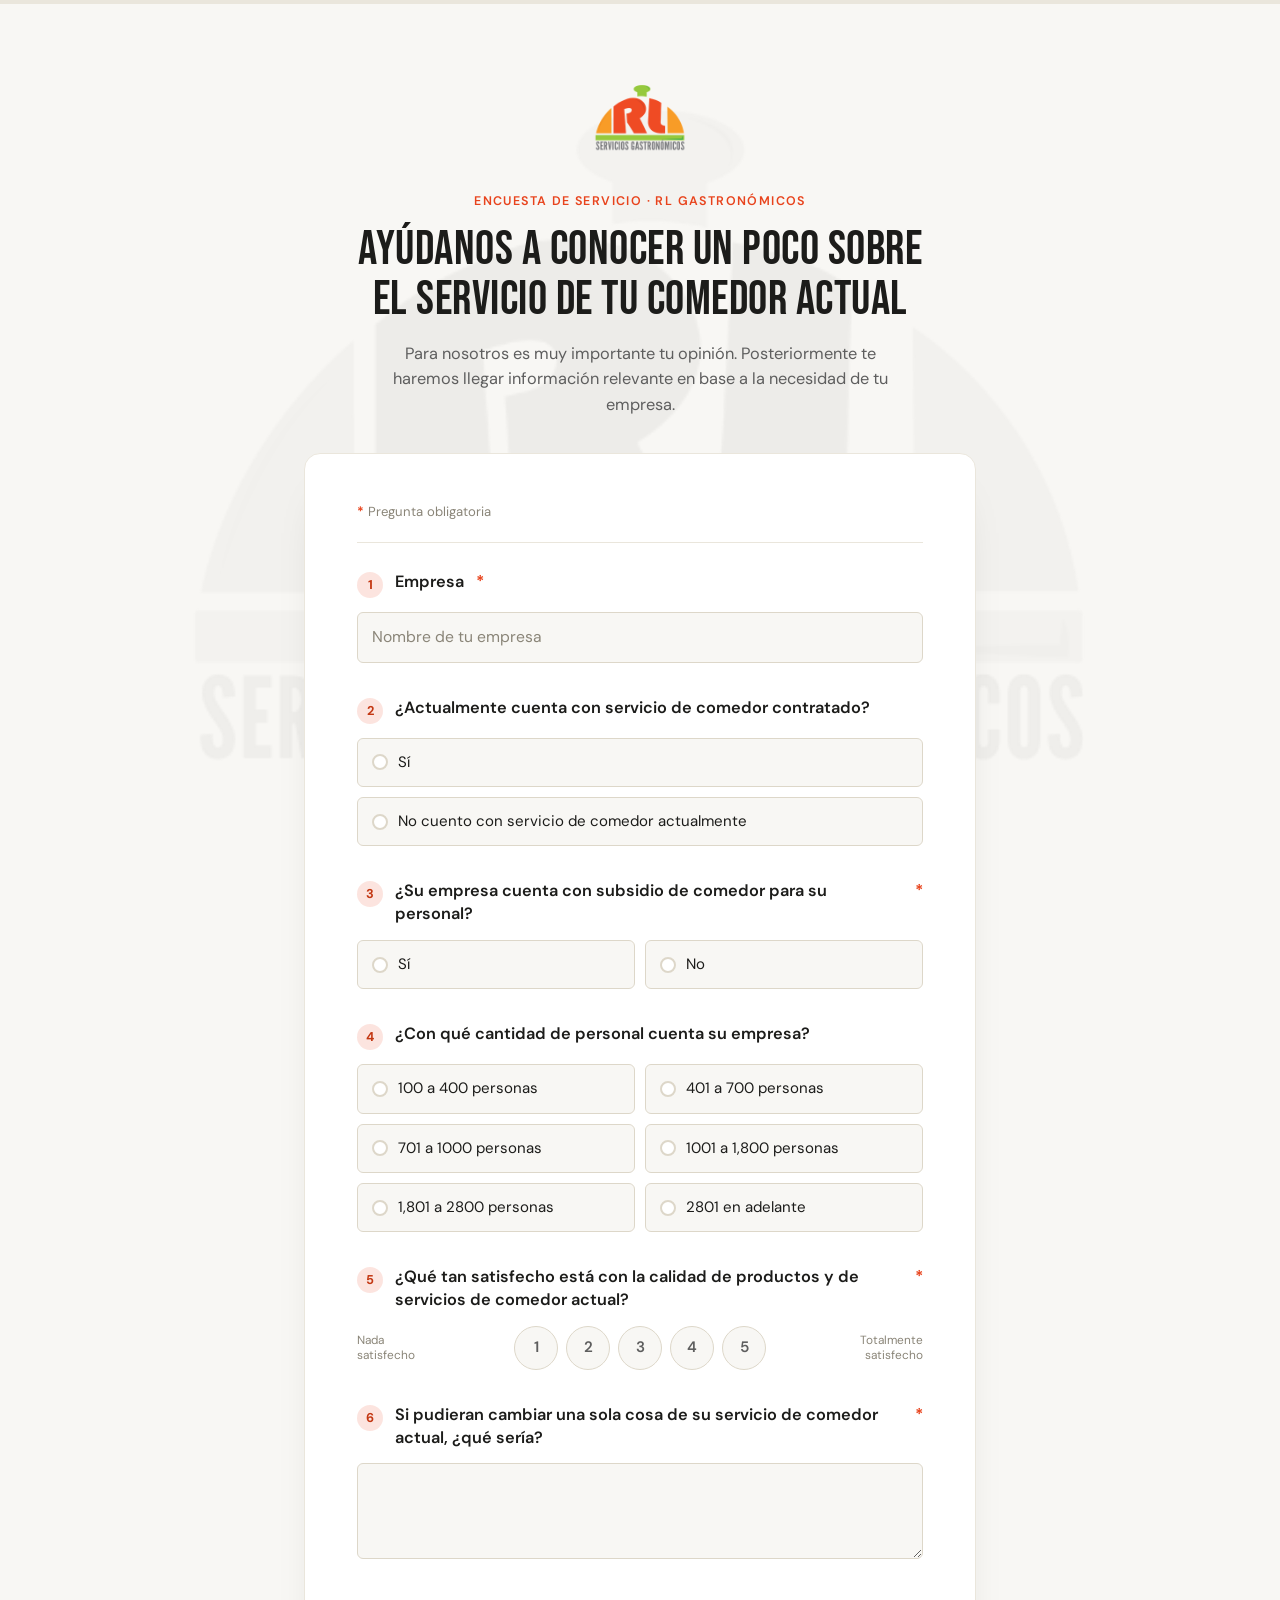
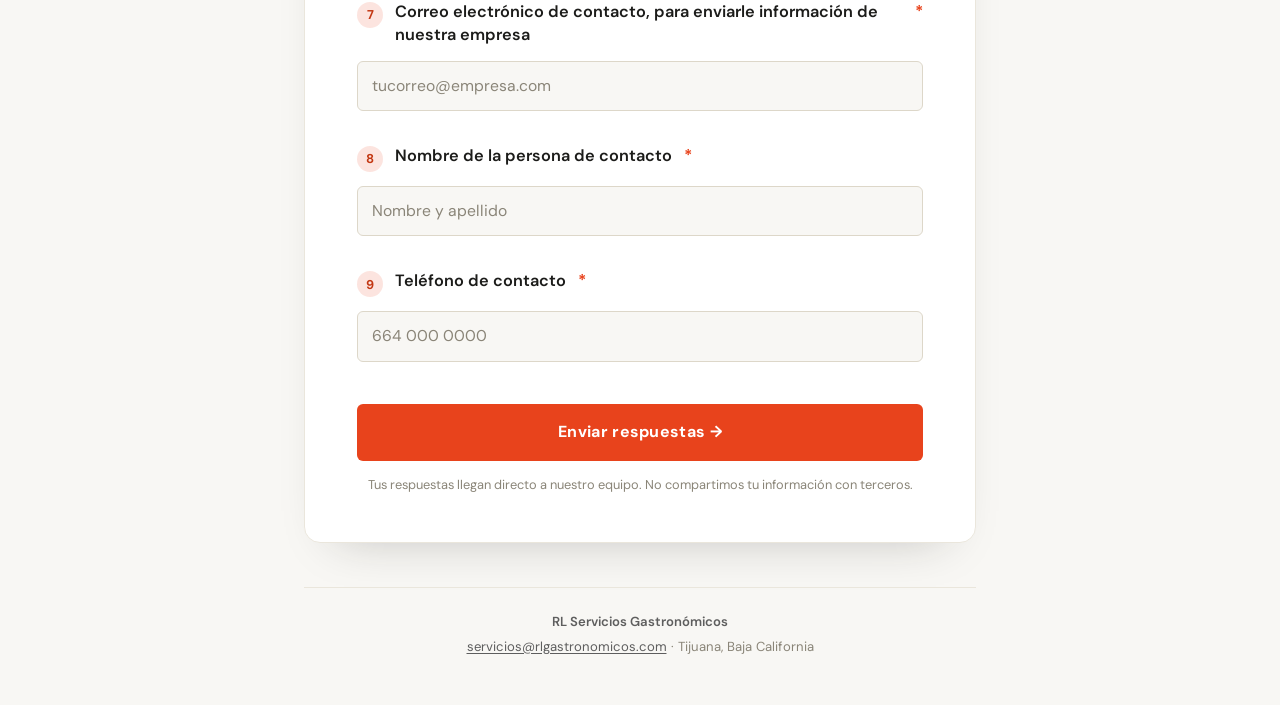
<file: encuesta.html>
<!DOCTYPE html>
<html lang="es">
<head>
<meta charset="UTF-8">
<meta name="viewport" content="width=device-width, initial-scale=1.0">
<title>Encuesta RL Gastronómicos</title>
<meta name="description" content="Formulario de encuesta sobre el servicio de comedor industrial, para empresas clientas de RL Gastronómicos en Tijuana.">
<link rel="preconnect" href="https://fonts.googleapis.com">
<link rel="preconnect" href="https://fonts.gstatic.com" crossorigin>
<link href="https://fonts.googleapis.com/css2?family=Bebas+Neue&family=DM+Sans:wght@400;500;600;700&display=swap" rel="stylesheet">
<style>
  /* ============ Tokens — extraídos de rlgastronomicos.com ============ */
  :root{
    --ink:#1c1c1a;
    --muted:#5e5e5e;
    --muted-2:#8a8578;
    --accent:#e8431c;
    --accent-dark:#c33712;
    --leaf:#7dc242;
    --leaf-dark:#5a9930;
    --amber:#f5a623;
    --bg:#f8f7f4;
    --paper:#ffffff;
    --line:#eae6dc;
    --line-strong:#ddd7c9;
    --focus-ring:rgba(232,67,28,0.35);
    --danger:#c0392b;
    --ok:#4f8a2e;
    --radius-s:6px;
    --radius-m:10px;
    --radius-l:16px;
    --maxw:720px;
  }
  /* Paleta única y fija (igual que rlgastronomicos.com): esta página no
     cambia con el modo oscuro del sistema, para que el color coincida
     siempre con el sitio real, sea cual sea el tema del visitante. */

  *{box-sizing:border-box;}
  html{color-scheme:light;}
  html{-webkit-text-size-adjust:100%;}
  body{
    margin:0;
    background:var(--bg);
    color:var(--ink);
    font-family:"DM Sans", "Segoe UI", Arial, sans-serif;
    line-height:1.55;
    -webkit-font-smoothing:antialiased;
  }
  .watermark{
  position:fixed; top:50%; left:50%; transform:translate(-50%, -50%);
  width:min(1100px, 140vw); height:auto;
  filter:grayscale(100%); opacity:0.07;
  z-index:0; pointer-events:none; user-select:none;
}
  img{max-width:100%;display:block;}
  h1,h2{font-family:"Bebas Neue", "Segoe UI", Arial, sans-serif; font-weight:400;}
  ::selection{background:var(--accent); color:#fff;}
  :focus-visible{outline:2px solid var(--accent); outline-offset:2px;}

  /* progress bar — refleja avance real dentro del formulario */
  .progress-track{
    position:fixed; top:0; left:0; right:0; height:4px;
    background:var(--line); z-index:100;
  }
  .progress-fill{
    height:100%; width:0%;
    background:linear-gradient(90deg, var(--accent), var(--amber));
    transition:width .15s ease-out;
  }

  .page{max-width:var(--maxw); margin:0 auto; padding:56px 20px 40px;}

  .intro{text-align:center; margin-bottom:36px;}
  .logo{width:110px; height:110px; margin:0 auto 18px; object-fit:contain;}
  body{position:relative;}
.page{position:relative; z-index:1;}
.watermark{
  position:fixed; top:50%; left:50%; transform:translate(-50%, -50%);
  width:min(1100px, 140vw); height:auto;
  filter:grayscale(100%); opacity:0.07;
  z-index:0; pointer-events:none; user-select:none;
}
  .eyebrow{
    margin:0 0 14px; font-size:0.78rem; font-weight:600; letter-spacing:1.4px;
    text-transform:uppercase; color:var(--accent);
  }
  h1{
    margin:0 0 16px; font-size:clamp(2.1rem, 6vw, 3rem); line-height:1.04;
    letter-spacing:0.5px; color:var(--ink); text-wrap:balance;
  }
  .lead{
    margin:0 auto; max-width:46ch; color:var(--muted); font-size:1.02rem;
  }

  .card{
    background:var(--paper); border:1px solid var(--line); border-radius:var(--radius-l);
    padding:36px 30px; box-shadow:0 24px 48px -32px rgba(28,28,26,0.28);
  }
  @media (min-width:640px){
    .card{padding:48px 52px;}
    .page{padding:64px 24px 48px;}
  }
  .required-note{
    margin:0 0 28px; font-size:0.82rem; color:var(--muted-2);
    padding-bottom:20px; border-bottom:1px solid var(--line);
  }
  .req{color:var(--accent); font-weight:700;}

  .q{margin:0 0 34px; padding:0; border:0;}
  .qlabel{
    display:flex; align-items:flex-start; gap:12px; margin:0 0 14px; padding:0;
    font-size:1.02rem; font-weight:600; color:var(--ink); line-height:1.4;
  }
  .qnum{
    flex:none; width:26px; height:26px; border-radius:50%;
    background:color-mix(in srgb, var(--accent) 14%, transparent);
    color:var(--accent-dark); font-size:0.8rem; font-weight:700;
    display:flex; align-items:center; justify-content:center;
    font-variant-numeric:tabular-nums; margin-top:1px;
  }

  input[type="text"], input[type="email"], input[type="tel"], textarea{
    width:100%; font:inherit; font-size:0.98rem; color:var(--ink);
    background:var(--bg); border:1px solid var(--line-strong); border-radius:var(--radius-s);
    padding:12px 14px; appearance:none; -webkit-appearance:none;
  }
  input[type="text"]:focus, input[type="email"]:focus, input[type="tel"]:focus, textarea:focus{
    outline:none; border-color:var(--accent); background:var(--paper);
    box-shadow:0 0 0 4px var(--focus-ring);
  }
  textarea{resize:vertical; min-height:96px; font-family:inherit;}
  ::placeholder{color:var(--muted-2); opacity:1;}

  /* pills */
  .pills{display:flex; flex-direction:column; gap:10px;}
  .pills.grid-2{display:grid; grid-template-columns:1fr 1fr; gap:10px;}
  .pills.grid-3{display:grid; grid-template-columns:repeat(3,1fr); gap:10px;}
  .pill{
    position:relative; display:flex; align-items:center; gap:10px;
    padding:12px 14px; border:1px solid var(--line-strong); border-radius:var(--radius-s);
    background:var(--bg); cursor:pointer; font-size:0.94rem; color:var(--ink);
    transition:border-color .12s ease, background .12s ease;
  }
  .pill:hover{border-color:var(--accent);}
  .pill input{position:absolute; opacity:0; inset:0; width:100%; height:100%; margin:0; cursor:pointer;}
  .pill .dot{
    flex:none; width:16px; height:16px; border-radius:50%; border:2px solid var(--line-strong);
    background:var(--paper); position:relative;
  }
  .pill input:checked ~ .dot{border-color:var(--accent);}
  .pill input:checked ~ .dot::after{
    content:""; position:absolute; inset:3px; border-radius:50%; background:var(--accent);
  }
  .pill input:checked ~ span.txt{color:var(--ink); font-weight:600;}
  .pill:has(input:checked){border-color:var(--accent); background:color-mix(in srgb, var(--accent) 6%, var(--bg));}
  .pill input:focus-visible ~ .dot{outline:2px solid var(--accent); outline-offset:2px;}

  /* satisfaction scale */
  .scale{display:flex; align-items:center; gap:10px;}
  .scale-end{flex:none; width:78px; font-size:0.74rem; color:var(--muted-2); line-height:1.25;}
  .scale-end.right{text-align:right;}
  .scale-opts{display:flex; gap:8px; flex:1; justify-content:center;}
  .scale-opt{
    position:relative; width:44px; height:44px; border-radius:50%;
    border:1px solid var(--line-strong); background:var(--bg);
    display:flex; align-items:center; justify-content:center;
    font-size:0.95rem; font-weight:600; color:var(--muted); cursor:pointer;
    font-variant-numeric:tabular-nums;
  }
  .scale-opt input{position:absolute; opacity:0; inset:0; width:100%; height:100%; margin:0; cursor:pointer;}
  .scale-opt:has(input:checked){
    border-color:var(--accent); background:var(--accent); color:#fff;
  }
  .scale-opt input:focus-visible{outline:2px solid var(--accent); outline-offset:3px;}

  button[type="submit"]{
    width:100%; margin-top:8px; padding:16px; border:0; border-radius:var(--radius-s);
    background:var(--accent); color:#fff; font:inherit; font-size:1rem; font-weight:700;
    letter-spacing:0.3px; cursor:pointer; transition:background .12s ease;
  }
  button[type="submit"]:hover{background:var(--accent-dark);}
  button[type="submit"]:disabled{opacity:0.6; cursor:not-allowed;}
  .form-note{margin:14px 0 0; text-align:center; font-size:0.8rem; color:var(--muted-2);}

  .honey{position:absolute !important; left:-9999px !important; top:-9999px !important; height:0; width:0;}

  #formSuccess, #formError{
    border-radius:var(--radius-l); padding:30px; text-align:center; font-size:0.98rem;
  }
  #formSuccess{background:color-mix(in srgb, var(--leaf) 14%, var(--paper)); border:1px solid var(--leaf); color:var(--ok);}
  #formSuccess strong{display:block; font-size:1.15rem; margin-bottom:6px; color:var(--ink);}
  #formError{background:color-mix(in srgb, var(--danger) 10%, var(--paper)); border:1px solid var(--danger); color:var(--danger); margin-top:16px;}

  .notice{
    max-width:var(--maxw); margin:0 auto 20px; padding:16px 20px; border-radius:var(--radius-m);
    background:color-mix(in srgb, var(--amber) 16%, var(--paper)); border:1px solid var(--amber);
    color:#6b4f10; font-size:0.9rem; text-align:center; line-height:1.5;
  }
  .notice strong{display:block; color:var(--ink); margin-bottom:2px;}
  .notice button{
    display:inline-block; margin-top:10px; padding:9px 18px; border:1px solid var(--ink);
    border-radius:var(--radius-s); background:transparent; color:var(--ink); font:inherit;
    font-weight:600; font-size:0.86rem; cursor:pointer;
  }
  .notice button:hover{background:var(--ink); color:var(--paper);}

  footer{
    max-width:var(--maxw); margin:44px auto 0; padding:24px 20px 0;
    border-top:1px solid var(--line); text-align:center;
    color:var(--muted-2); font-size:0.82rem;
  }
  footer .fname{color:var(--muted); font-weight:600; margin-bottom:4px;}
  footer a{color:var(--muted); text-decoration:underline; text-underline-offset:2px;}

  @media (max-width:520px){
    .card{padding:26px 18px;}
    .pills.grid-2, .pills.grid-3{grid-template-columns:1fr;}
    .scale-end{width:56px;}
    .scale-opt{width:38px; height:38px; font-size:0.85rem;}
  }

  @media (prefers-reduced-motion:reduce){
    .progress-fill, .pill, button{transition:none;}
    html{scroll-behavior:auto;}
  }
</style>
</head>
<body>

<div class="progress-track"><div class="progress-fill" id="progressFill"></div></div>

<main class="page">

  <header class="intro">
    <img class="logo" src="[data-uri]" alt="RL Servicios Gastronómicos">
    <p class="eyebrow">Encuesta de servicio · RL Gastronómicos</p>
    <h1>AYÚDANOS A CONOCER UN POCO SOBRE EL SERVICIO DE TU COMEDOR ACTUAL</h1>
    <p class="lead">Para nosotros es muy importante tu opinión. Posteriormente te haremos llegar información relevante en base a la necesidad de tu empresa.</p>
  </header>

  <div id="pendingNotice" class="notice" hidden>
    <strong>Tenés una respuesta sin enviar.</strong>
    Se guardó en este dispositivo por una falla de conexión. La reintentamos apenas vuelva la señal, o probá ahora.
    <button type="button" id="pendingRetryBtn">Reintentar envío</button>
  </div>

  <form id="surveyForm" class="card" action="https://formsubmit.co/servicios@rlgastronomicos.com" method="POST" novalidate>

    <!-- Configuración de envío (FormSubmit) -->
    <input type="hidden" name="_subject" value="Nueva respuesta – Encuesta RL Gastronómicos">
    <input type="hidden" name="_template" value="table">
    <input type="hidden" name="_captcha" value="false">
    <input type="text" name="_honey" class="honey" tabindex="-1" autocomplete="off" aria-hidden="true">

    <p class="required-note"><span class="req">*</span> Pregunta obligatoria</p>

    <div class="q">
      <label class="qlabel" for="empresa"><span class="qnum">1</span>Empresa <span class="req">*</span></label>
      <input type="text" id="empresa" name="Empresa" placeholder="Nombre de tu empresa" required>
    </div>

    <fieldset class="q">
      <legend class="qlabel"><span class="qnum">2</span>¿Actualmente cuenta con servicio de comedor contratado?</legend>
      <div class="pills">
        <label class="pill"><input type="radio" name="Servicio de comedor contratado actualmente" value="Sí"><span class="dot"></span><span class="txt">Sí</span></label>
        <label class="pill"><input type="radio" name="Servicio de comedor contratado actualmente" value="No cuento con servicio de comedor actualmente"><span class="dot"></span><span class="txt">No cuento con servicio de comedor actualmente</span></label>
      </div>
    </fieldset>

    <fieldset class="q">
      <legend class="qlabel"><span class="qnum">3</span>¿Su empresa cuenta con subsidio de comedor para su personal? <span class="req">*</span></legend>
      <div class="pills grid-2">
        <label class="pill"><input type="radio" name="Cuenta con subsidio de comedor" value="Sí" required><span class="dot"></span><span class="txt">Sí</span></label>
        <label class="pill"><input type="radio" name="Cuenta con subsidio de comedor" value="No"><span class="dot"></span><span class="txt">No</span></label>
      </div>
    </fieldset>

    <fieldset class="q">
      <legend class="qlabel"><span class="qnum">4</span>¿Con qué cantidad de personal cuenta su empresa?</legend>
      <div class="pills grid-2">
        <label class="pill"><input type="radio" name="Cantidad de personal" value="a) 100 a 400 personas"><span class="dot"></span><span class="txt">100 a 400 personas</span></label>
        <label class="pill"><input type="radio" name="Cantidad de personal" value="b) 401 a 700 personas"><span class="dot"></span><span class="txt">401 a 700 personas</span></label>
        <label class="pill"><input type="radio" name="Cantidad de personal" value="c) 701 a 1000 personas"><span class="dot"></span><span class="txt">701 a 1000 personas</span></label>
        <label class="pill"><input type="radio" name="Cantidad de personal" value="d) 1001 a 1,800 personas"><span class="dot"></span><span class="txt">1001 a 1,800 personas</span></label>
        <label class="pill"><input type="radio" name="Cantidad de personal" value="e) 1,801 a 2800 personas"><span class="dot"></span><span class="txt">1,801 a 2800 personas</span></label>
        <label class="pill"><input type="radio" name="Cantidad de personal" value="f) 2801 en adelante"><span class="dot"></span><span class="txt">2801 en adelante</span></label>
      </div>
    </fieldset>

    <fieldset class="q">
      <legend class="qlabel"><span class="qnum">5</span>¿Qué tan satisfecho está con la calidad de productos y de servicios de comedor actual? <span class="req">*</span></legend>
      <div class="scale">
        <span class="scale-end">Nada satisfecho</span>
        <div class="scale-opts">
          <label class="scale-opt"><input type="radio" name="Satisfacción con servicio actual (1-5)" value="1" required>1</label>
          <label class="scale-opt"><input type="radio" name="Satisfacción con servicio actual (1-5)" value="2">2</label>
          <label class="scale-opt"><input type="radio" name="Satisfacción con servicio actual (1-5)" value="3">3</label>
          <label class="scale-opt"><input type="radio" name="Satisfacción con servicio actual (1-5)" value="4">4</label>
          <label class="scale-opt"><input type="radio" name="Satisfacción con servicio actual (1-5)" value="5">5</label>
        </div>
        <span class="scale-end right">Totalmente satisfecho</span>
      </div>
    </fieldset>

    <div class="q">
      <label class="qlabel" for="cambio"><span class="qnum">6</span>Si pudieran cambiar una sola cosa de su servicio de comedor actual, ¿qué sería? <span class="req">*</span></label>
      <textarea id="cambio" name="Qué cambiarían de su servicio actual" required></textarea>
    </div>

    <div class="q">
      <label class="qlabel" for="correo"><span class="qnum">7</span>Correo electrónico de contacto, para enviarle información de nuestra empresa <span class="req">*</span></label>
      <input type="email" id="correo" name="Correo electrónico de contacto" placeholder="tucorreo@empresa.com" required>
    </div>

    <div class="q">
      <label class="qlabel" for="nombreContacto"><span class="qnum">8</span>Nombre de la persona de contacto <span class="req">*</span></label>
      <input type="text" id="nombreContacto" name="Nombre de contacto" placeholder="Nombre y apellido" required>
    </div>

    <div class="q">
      <label class="qlabel" for="telefonoContacto"><span class="qnum">9</span>Teléfono de contacto <span class="req">*</span></label>
      <input type="tel" id="telefonoContacto" name="Teléfono de contacto" placeholder="664 000 0000" required>
    </div>

    <button type="submit" id="submitBtn">Enviar respuestas →</button>
    <p class="form-note">Tus respuestas llegan directo a nuestro equipo. No compartimos tu información con terceros.</p>
  </form>

  <div id="formSuccess" hidden>
    <strong>¡Gracias! Recibimos tus respuestas.</strong>
    Nos pondremos en contacto con vos a la brevedad.
  </div>
  <div id="formError" hidden>
    No pudimos enviar el formulario, parece un problema de conexión. Tus respuestas quedaron
    guardadas en este dispositivo — las reintentamos solas apenas vuelva la señal, o probá el botón de nuevo.
  </div>

  <footer>
    <div class="fname">RL Servicios Gastronómicos</div>
    <div><a href="mailto:servicios@rlgastronomicos.com">servicios@rlgastronomicos.com</a> · Tijuana, Baja California</div>
  </footer>

</main>

<script>
  // Logo grande de fondo: clona el logo ya cargado (no repite la imagen en el archivo)
(function(){
  const original = document.querySelector('.logo');
  if (!original) return;
  const wm = original.cloneNode();
  wm.className = 'watermark';
  wm.removeAttribute('width');
  wm.removeAttribute('height');
  document.body.insertBefore(wm, document.body.firstChild);
})();
  // Barra de progreso: avance real de scroll dentro del formulario
  const form = document.getElementById('surveyForm');
  const progressFill = document.getElementById('progressFill');

  function updateProgress(){
    const rect = form.getBoundingClientRect();
    const total = rect.height - window.innerHeight * 0.5;
    const seen = Math.min(Math.max(window.innerHeight * 0.5 - rect.top, 0), total);
    const pct = total > 0 ? Math.min(100, Math.max(0, (seen / total) * 100)) : 0;
    progressFill.style.width = pct + '%';
  }
  document.addEventListener('scroll', updateProgress, {passive:true});
  window.addEventListener('resize', updateProgress);
  updateProgress();

  // ---------- Envío del formulario, con respaldo local si falla la conexión ----------

  // URL de tu Google Apps Script (".../exec") — cada respuesta se agrega
  // como fila nueva en la Google Sheet, además de llegar por correo.
  const SHEETS_WEBAPP_URL = "https://script.google.com/macros/s/AKfycbxwLY1ofUv3qkj62rrF7DoXoQsd0u7XsNix9BYa0TPVM0fNVMrtJ9uf4xLbb3C7oo_KfQ/exec";

  const DRAFT_KEY = 'rlEncuestaPendiente';

  const successBox = document.getElementById('formSuccess');
  const errorBox = document.getElementById('formError');
  const submitBtn = document.getElementById('submitBtn');
  const pendingNotice = document.getElementById('pendingNotice');
  const pendingRetryBtn = document.getElementById('pendingRetryBtn');

  function formDataToObject(fd){
    const obj = {};
    for (const [key, value] of fd.entries()) obj[key] = value;
    return obj;
  }
  function objectToFormData(obj){
    const fd = new FormData();
    Object.keys(obj).forEach(k => fd.append(k, obj[k]));
    return fd;
  }
  function saveDraft(fd){ try { localStorage.setItem(DRAFT_KEY, JSON.stringify(formDataToObject(fd))); } catch(e){} }
  function clearDraft(){ try { localStorage.removeItem(DRAFT_KEY); } catch(e){} }
  function loadDraft(){
    try { const raw = localStorage.getItem(DRAFT_KEY); return raw ? JSON.parse(raw) : null; }
    catch(e){ return null; }
  }

  // Manda a la Google Sheet (mejor esfuerzo, no bloquea) y al correo vía FormSubmit.
  function sendAll(fd){
    if (SHEETS_WEBAPP_URL && !SHEETS_WEBAPP_URL.includes('PEGA_AQUI')) {
      fetch(SHEETS_WEBAPP_URL, { method: 'POST', mode: 'no-cors', body: fd }).catch(() => {});
    }
    return fetch(form.action, {
      method: 'POST',
      body: fd,
      headers: { 'Accept': 'application/json' }
    }).then(res => { if (!res.ok) throw new Error('Respuesta no OK'); });
  }

  let retryingOnline = false;
  function attemptFromDraft(onDone){
    const draft = loadDraft();
    if (!draft || retryingOnline) return;
    retryingOnline = true;
    sendAll(objectToFormData(draft))
      .then(() => { clearDraft(); pendingNotice.hidden = true; if (onDone) onDone(true); })
      .catch(() => { if (onDone) onDone(false); })
      .finally(() => { retryingOnline = false; });
  }

  // Si quedó una respuesta sin enviar de una visita anterior (se cerró la
  // página sin señal), avisamos y la mandamos apenas se pueda.
  if (loadDraft()) pendingNotice.hidden = false;

  pendingRetryBtn.addEventListener('click', () => {
    pendingRetryBtn.disabled = true;
    pendingRetryBtn.textContent = 'Reintentando...';
    attemptFromDraft((ok) => {
      pendingRetryBtn.disabled = false;
      pendingRetryBtn.textContent = 'Reintentar envío';
      if (ok) {
        form.hidden = true;
        successBox.hidden = false;
        successBox.scrollIntoView({ behavior: 'smooth', block: 'center' });
      }
    });
  });

  // Si vuelve la conexión sola (wifi intermitente en planta, por ejemplo),
  // reintenta sin que nadie tenga que volver a tocar nada.
  window.addEventListener('online', () => attemptFromDraft((ok) => {
    if (ok) { form.hidden = true; successBox.hidden = false; }
  }));

  form.addEventListener('submit', async (e) => {
    e.preventDefault();
    errorBox.hidden = true;
    submitBtn.disabled = true;
    submitBtn.textContent = 'Enviando...';

    const formData = new FormData(form);
    saveDraft(formData); // respaldo local primero, por si se corta a mitad de camino

    try {
      await sendAll(formData);
      clearDraft();
      pendingNotice.hidden = true;
      form.hidden = true;
      successBox.hidden = false;
      successBox.scrollIntoView({ behavior: 'smooth', block: 'center' });
    } catch (err) {
      errorBox.hidden = false;
      submitBtn.disabled = false;
      submitBtn.textContent = 'Enviar respuestas →';
    }
  });
</script>

</body>
</html>
</file>
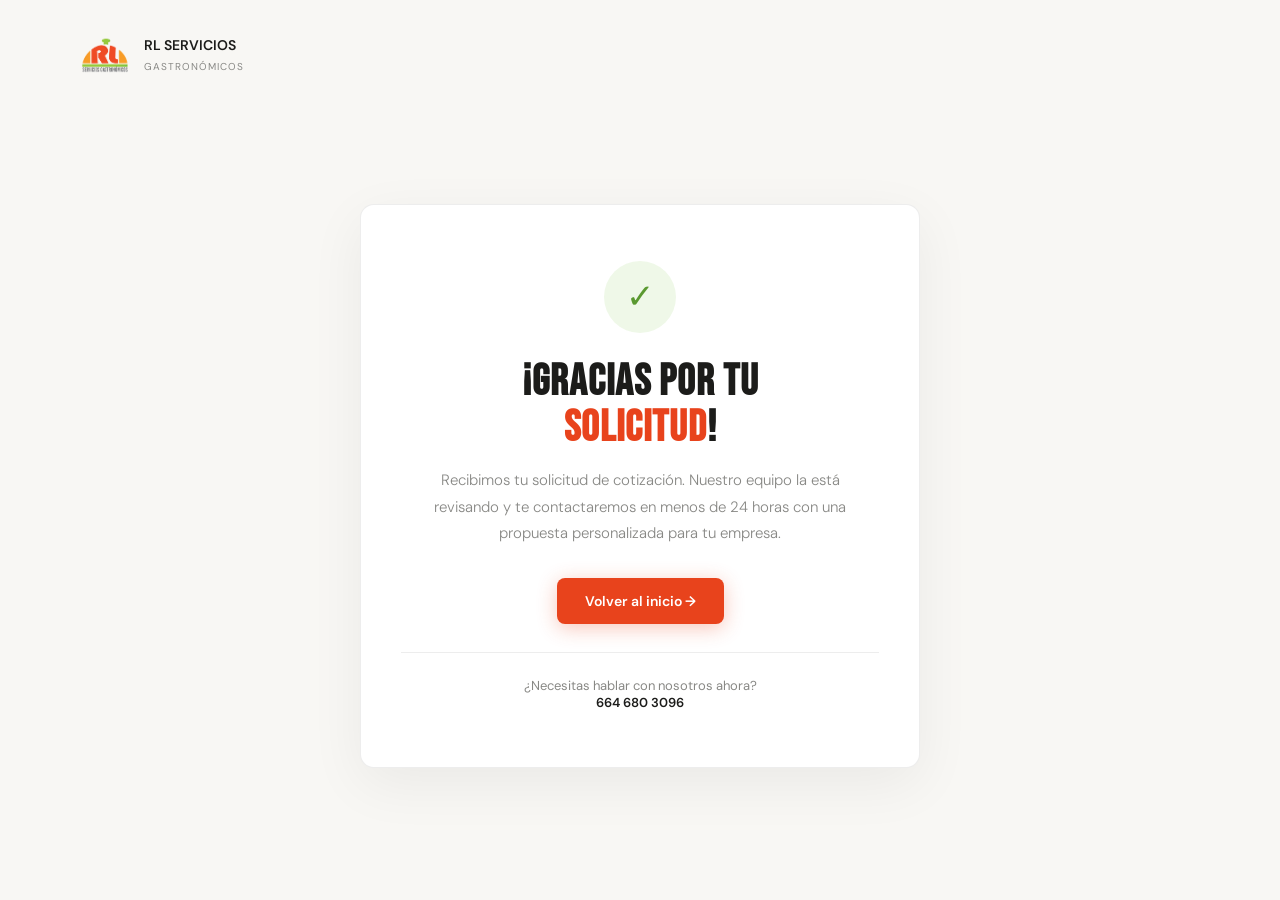
<file: gracias-cotizacion.html>
<!DOCTYPE html>
<html lang="es">
<head>
<meta charset="UTF-8">
<meta name="viewport" content="width=device-width, initial-scale=1.0">
<meta name="robots" content="noindex, nofollow">
<title>Gracias por tu solicitud — RL Gastronómicos</title>
<link rel="preconnect" href="https://fonts.googleapis.com">
<link href="https://fonts.googleapis.com/css2?family=Bebas+Neue&family=DM+Sans:ital,wght@0,300;0,400;0,500;0,600;1,300&display=swap" rel="stylesheet">

<!-- ══════════════════════════════════════════════════════════════
     GOOGLE ADS — SEGUIMIENTO DE CONVERSIONES
     Reemplaza AW-CONVERSION_ID y AW-CONVERSION_ID/CONVERSION_LABEL
     con los valores reales de tu cuenta de Google Ads:
     Herramientas y configuración → Conversiones → (tu acción de
     conversión "Cotización") → Configuración de etiqueta →
     "Instalar la etiqueta usted mismo" → te da ambos valores.
     ══════════════════════════════════════════════════════════════ -->
<!--
<script async src="https://www.googletagmanager.com/gtag/js?id=AW-CONVERSION_ID"></script>
<script>
  window.dataLayer = window.dataLayer || [];
  function gtag(){dataLayer.push(arguments);}
  gtag('js', new Date());
  gtag('config', 'AW-CONVERSION_ID');
  gtag('event', 'conversion', {'send_to': 'AW-CONVERSION_ID/CONVERSION_LABEL'});
</script>
-->

<style>
:root {
  --red: #E8431C; --orange: #F5A623; --green: #7DC242; --green-dk: #5A9930;
  --ink: #1C1C1A; --ink2: #3A3A38; --muted: #888885;
  --surface: #F8F7F4; --white: #FFFFFF; --border: rgba(0,0,0,0.07);
  --font-display: 'Bebas Neue', sans-serif;
  --font-body: 'DM Sans', sans-serif;
}
* { box-sizing: border-box; margin: 0; padding: 0; }
body {
  font-family: var(--font-body);
  background: var(--surface);
  color: var(--ink);
  min-height: 100vh;
  display: flex; flex-direction: column;
  -webkit-font-smoothing: antialiased;
}
header {
  padding: 28px 6%;
  display: flex; align-items: center; gap: 11px;
}
header img { height: 56px; width: auto; }
header strong { display: block; font-size: 14px; font-weight: 600; color: var(--ink); line-height: 1.2; }
header span { font-size: 10px; color: var(--muted); letter-spacing: 1px; text-transform: uppercase; }

main {
  flex: 1;
  display: flex; align-items: center; justify-content: center;
  padding: 40px 6% 80px;
}
.card {
  max-width: 560px; width: 100%; text-align: center;
  background: var(--white); border: 1px solid var(--border);
  border-radius: 14px; padding: 56px 40px;
  box-shadow: 0 16px 56px rgba(0,0,0,0.06);
}
.check {
  width: 72px; height: 72px; border-radius: 50%;
  background: rgba(125,194,66,0.12); color: var(--green-dk);
  display: flex; align-items: center; justify-content: center;
  font-size: 34px; margin: 0 auto 26px;
}
h1 {
  font-family: var(--font-display);
  font-size: clamp(32px, 4vw, 44px);
  letter-spacing: 1px; line-height: 1.05; margin-bottom: 16px;
}
h1 .accent { color: var(--red); }
p {
  font-size: 15px; line-height: 1.75; color: var(--muted);
  font-weight: 300; max-width: 420px; margin: 0 auto 32px;
}
.actions { display: flex; flex-direction: column; gap: 10px; align-items: center; }
.btn-primary {
  display: inline-flex; align-items: center; gap: 8px;
  padding: 14px 28px; border-radius: 8px;
  background: var(--red); color: #fff;
  font-weight: 600; font-size: 14px; text-decoration: none;
  box-shadow: 0 4px 20px rgba(232,67,28,0.3);
  transition: background 0.2s, transform 0.15s;
}
.btn-primary:hover { background: #cc3b18; transform: translateY(-2px); }
.phones {
  margin-top: 28px; padding-top: 24px; border-top: 1px solid var(--border);
  font-size: 13px; color: var(--muted);
}
.phones a { color: var(--ink); font-weight: 600; text-decoration: none; }
.phones a:hover { color: var(--red); }
</style>
</head>
<body>

<header>
  <img src="img/RLlogo.png" alt="">
  <div>
    <strong>RL SERVICIOS</strong>
    <span>Gastronómicos</span>
  </div>
</header>

<main>
  <div class="card">
    <div class="check">✓</div>
    <h1>¡GRACIAS POR TU<br><span class="accent">SOLICITUD</span>!</h1>
    <p>
      Recibimos tu solicitud de cotización. Nuestro equipo la está revisando
      y te contactaremos en menos de 24 horas con una propuesta personalizada
      para tu empresa.
    </p>
    <div class="actions">
      <a href="index.html" class="btn-primary">Volver al inicio →</a>
    </div>
    <div class="phones">
      ¿Necesitas hablar con nosotros ahora?<br>
      <a href="tel:6646803096">664 680 3096</a>
    </div>
  </div>
</main>

</body>
</html>
</file>
